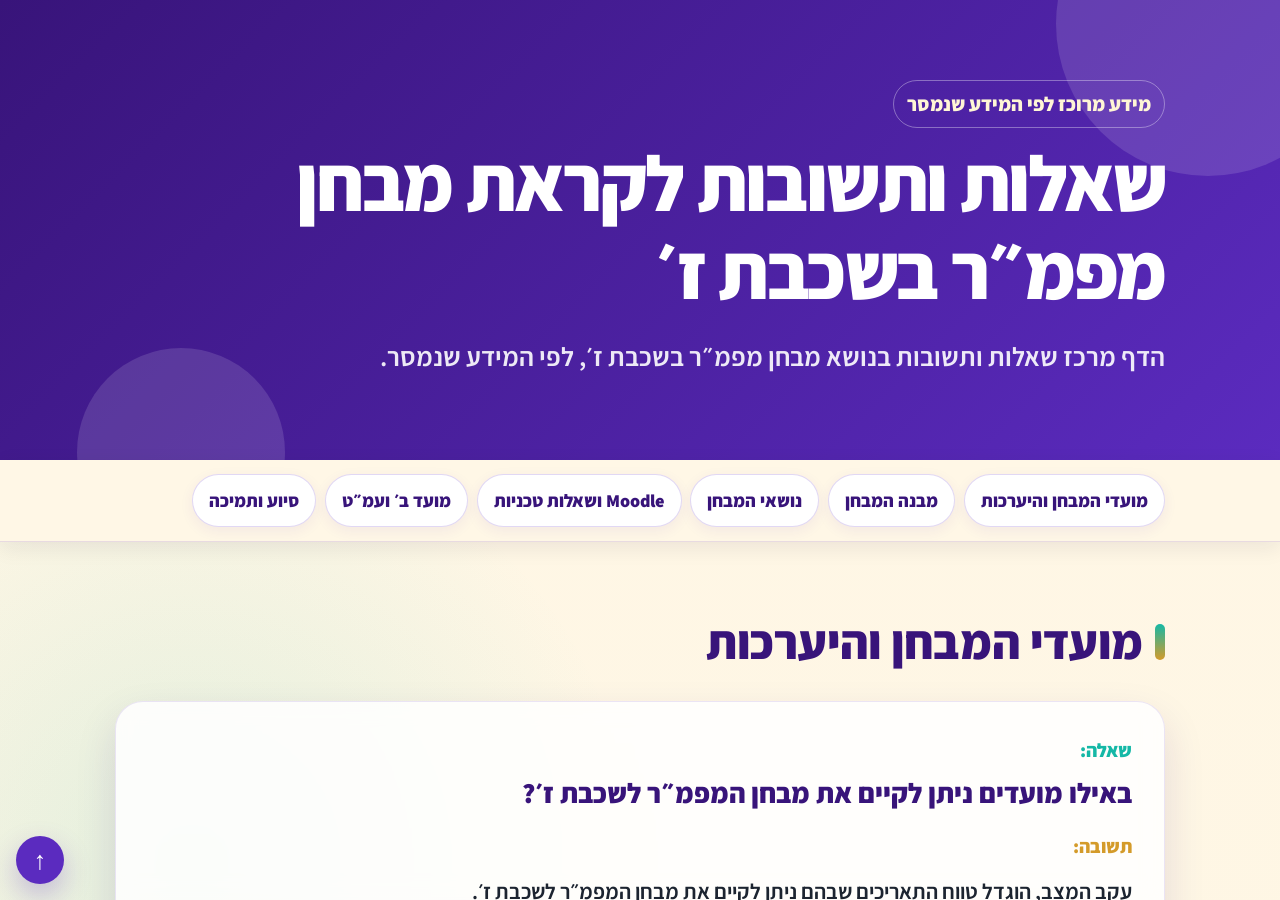
<file: index.html>
<!doctype html>
<html lang="he" dir="rtl">
<head>
<meta charset="utf-8">
<meta name="viewport" content="width=device-width, initial-scale=1">
<meta http-equiv="refresh" content="0; url=./mifmar-z-qa.html">
<title>שאלות ותשובות לקראת מבחן מפמ״ר בשכבת ז׳</title>
<style>
body{margin:0;min-height:100vh;display:grid;place-items:center;direction:rtl;text-align:center;font-family:Assistant,Heebo,Arial,sans-serif;background:#fff7e6;color:#1c2430;padding:2rem}a{color:#5b2bbf;font-weight:900;font-size:1.4rem}h1{color:#5b2bbf;font-size:clamp(2rem,7vw,4rem)}
</style>
</head>
<body>
<main>
<h1>שאלות ותשובות לקראת מבחן מפמ״ר בשכבת ז׳</h1>
<p><a href="./mifmar-z-qa.html">לחצו לפתיחת הדף</a></p>
</main>
</body>
</html>
</file>
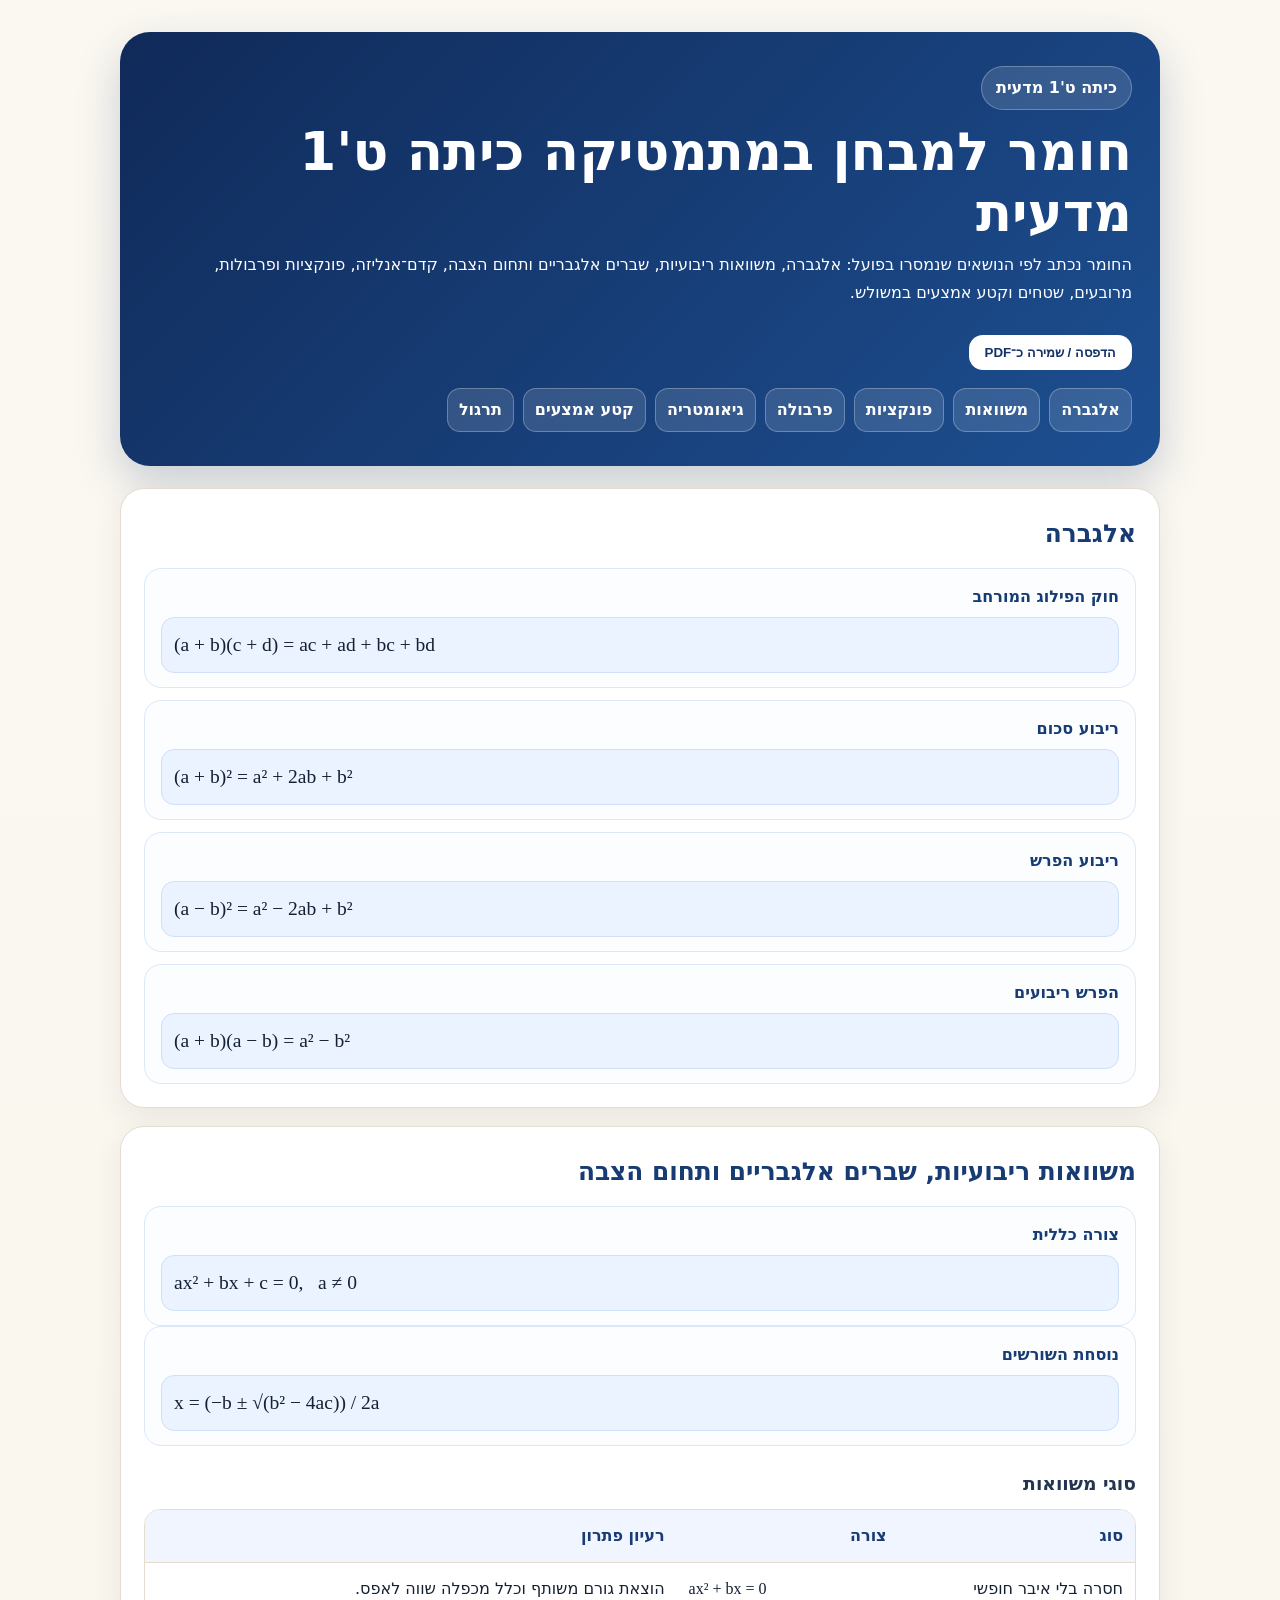
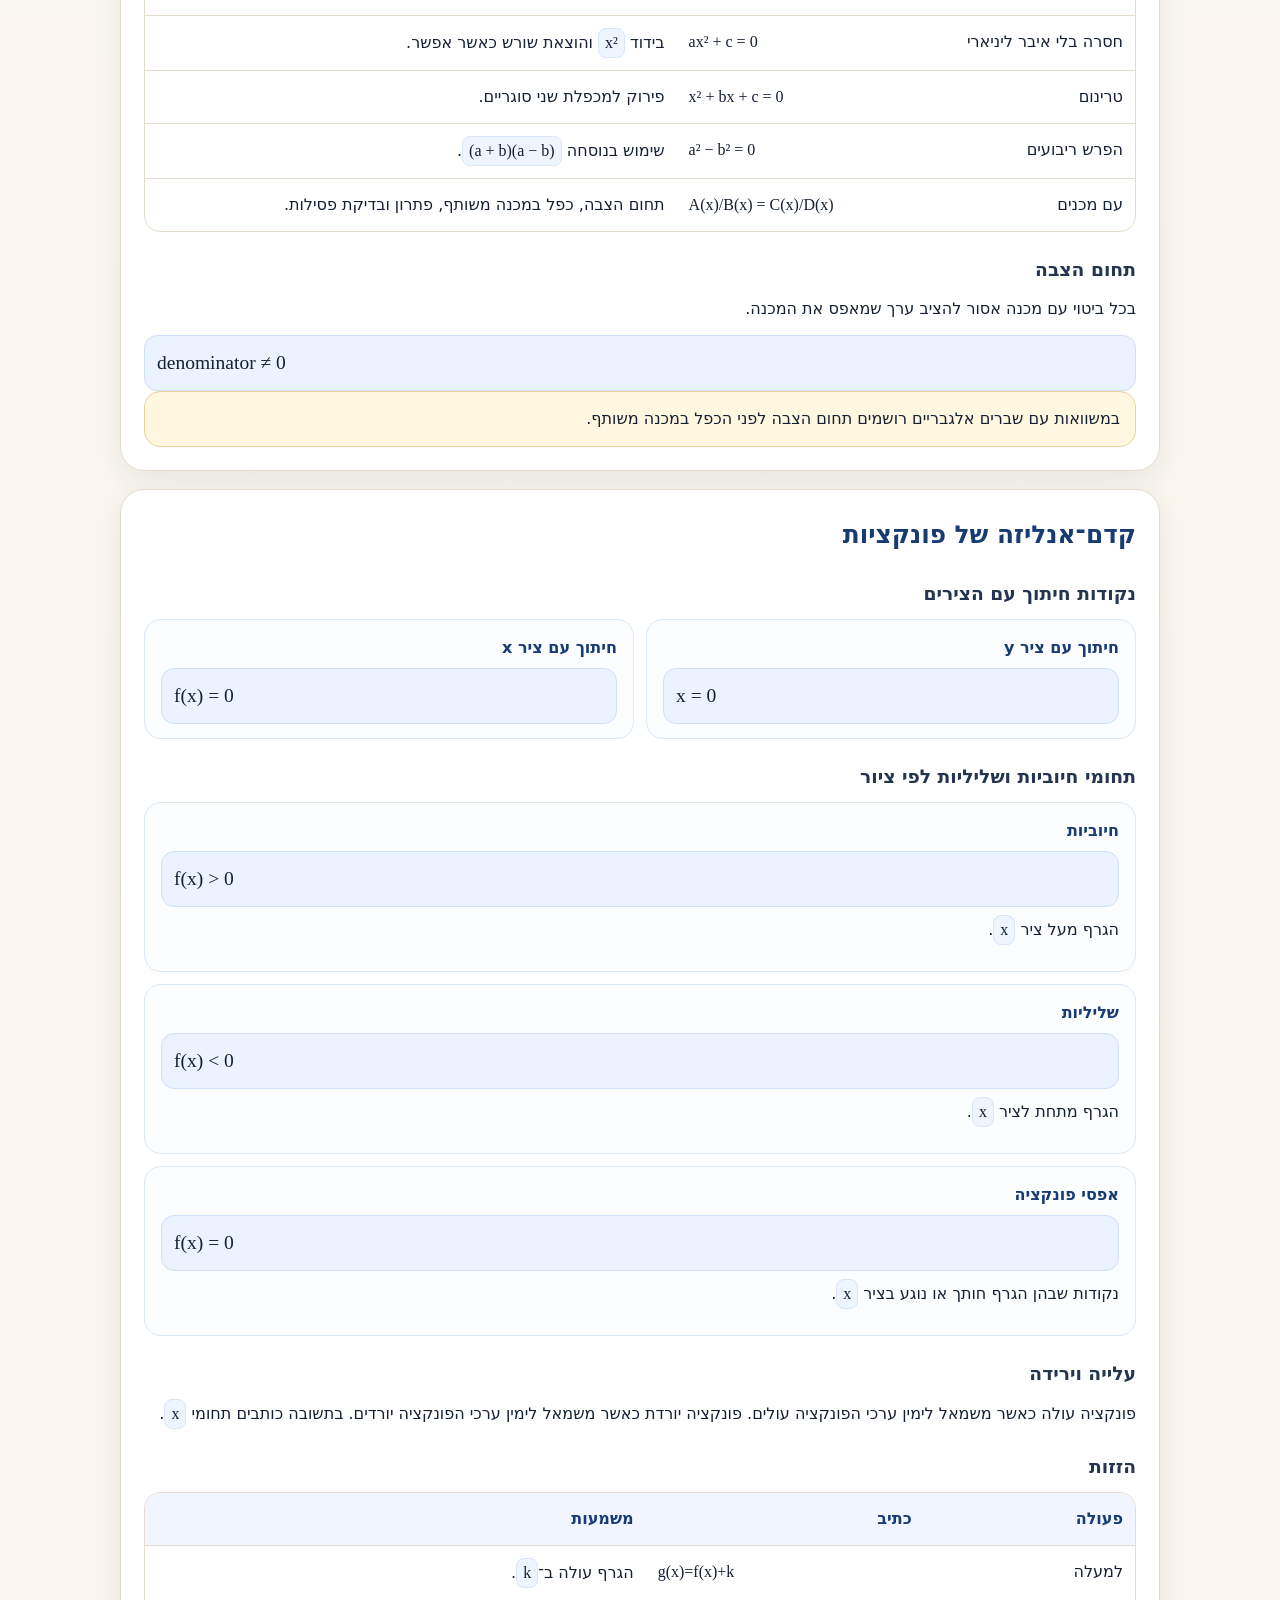
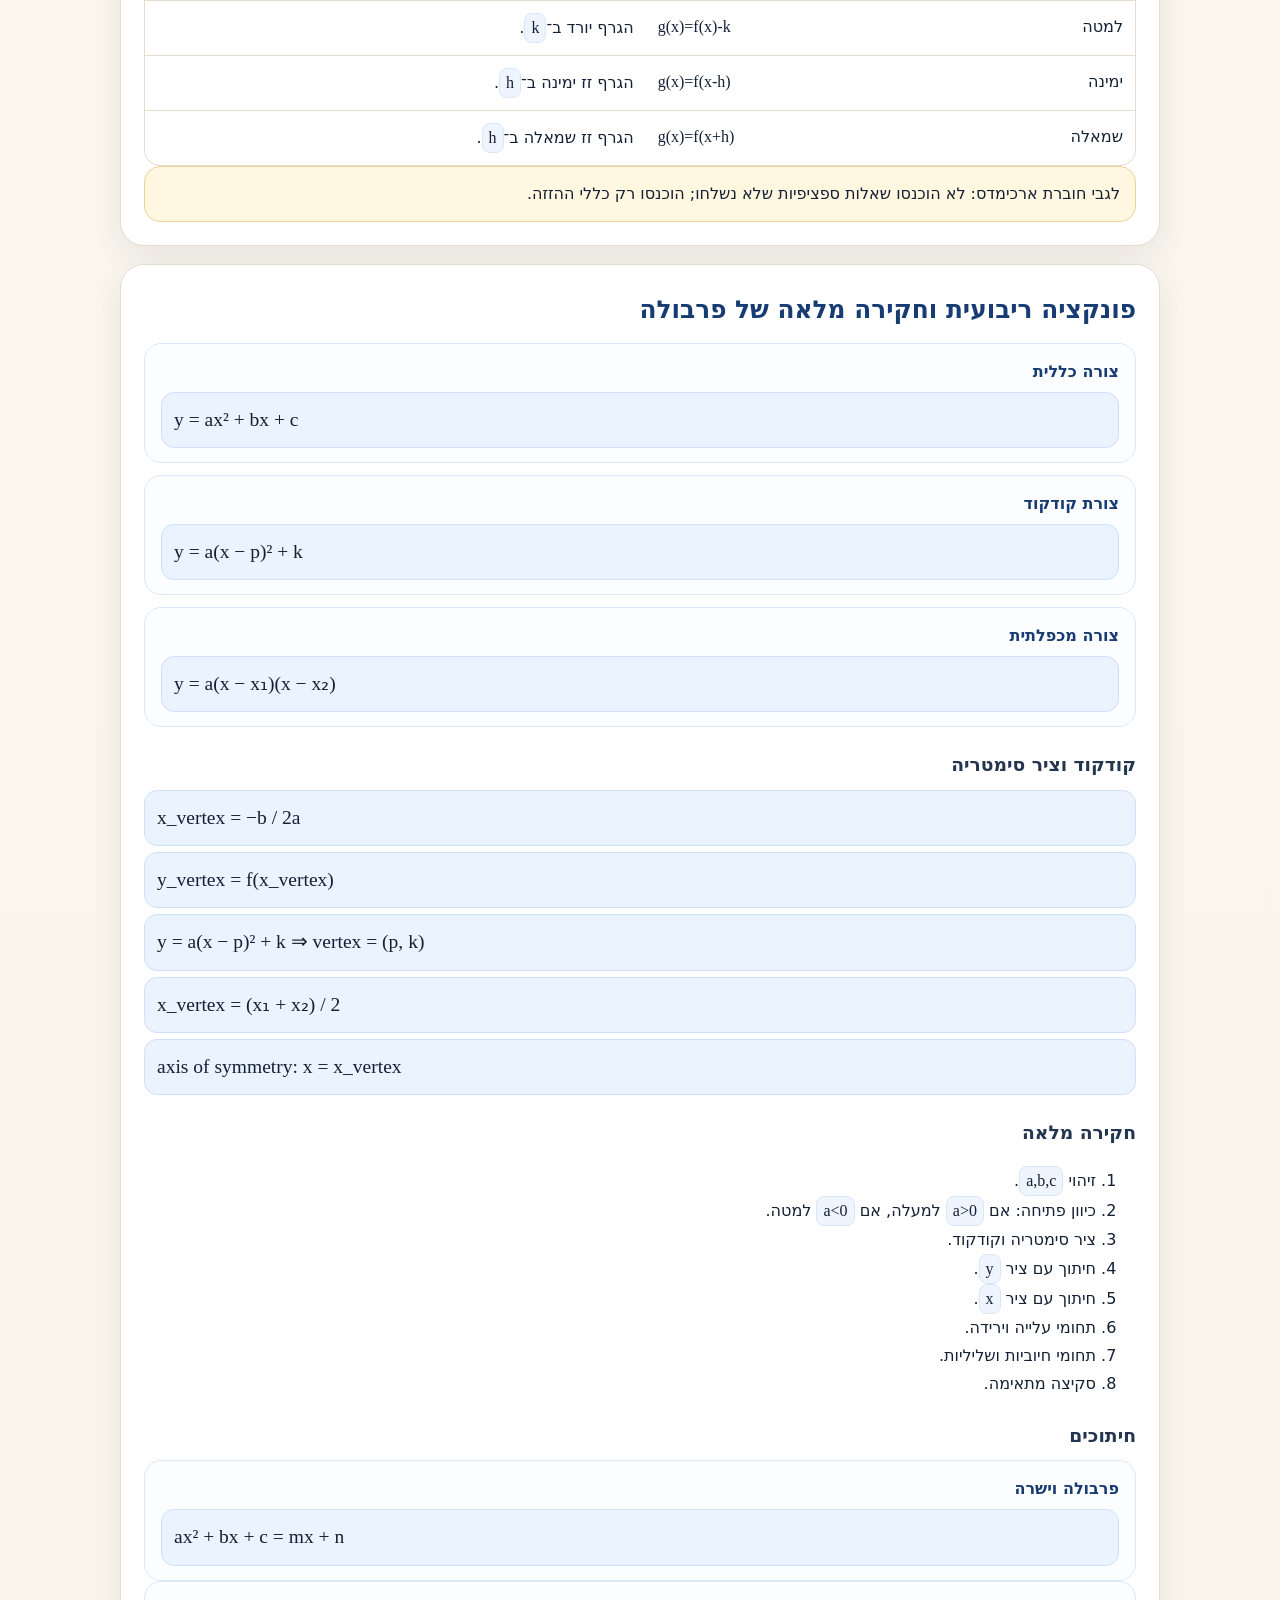
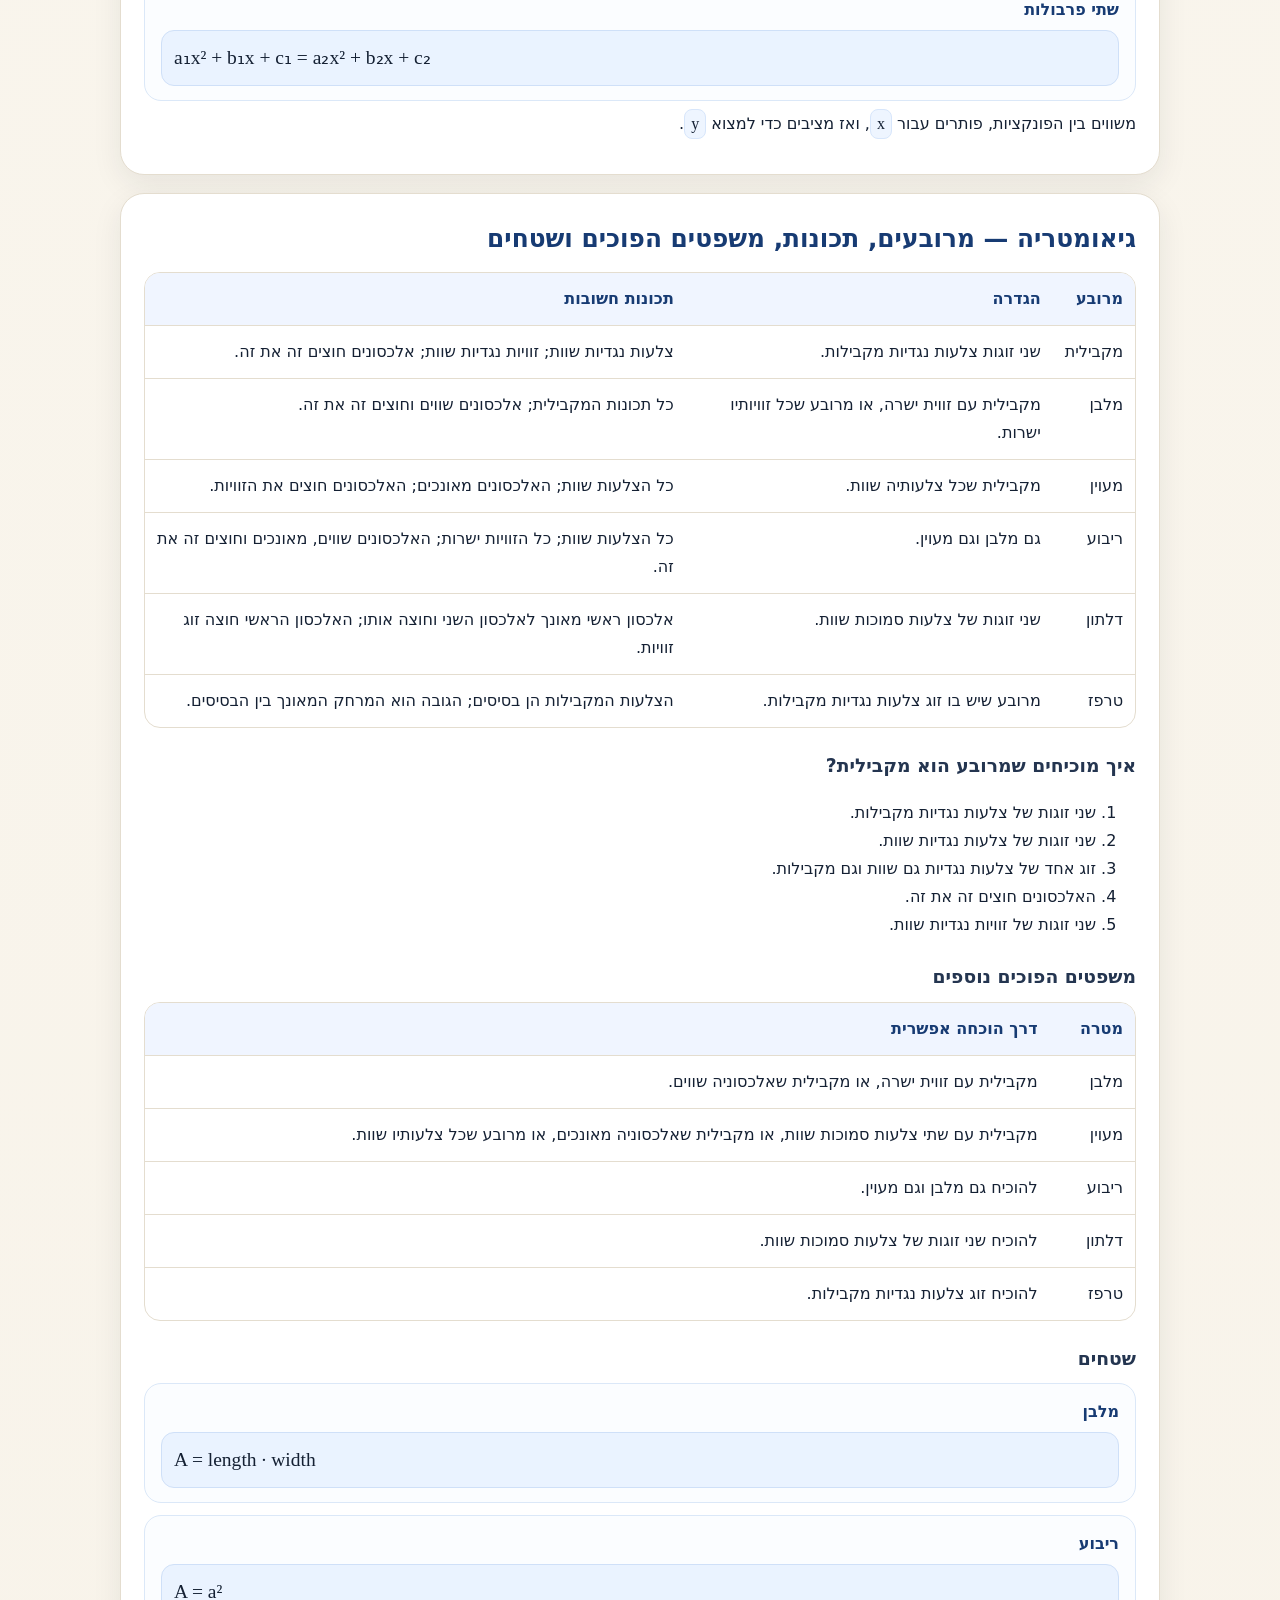
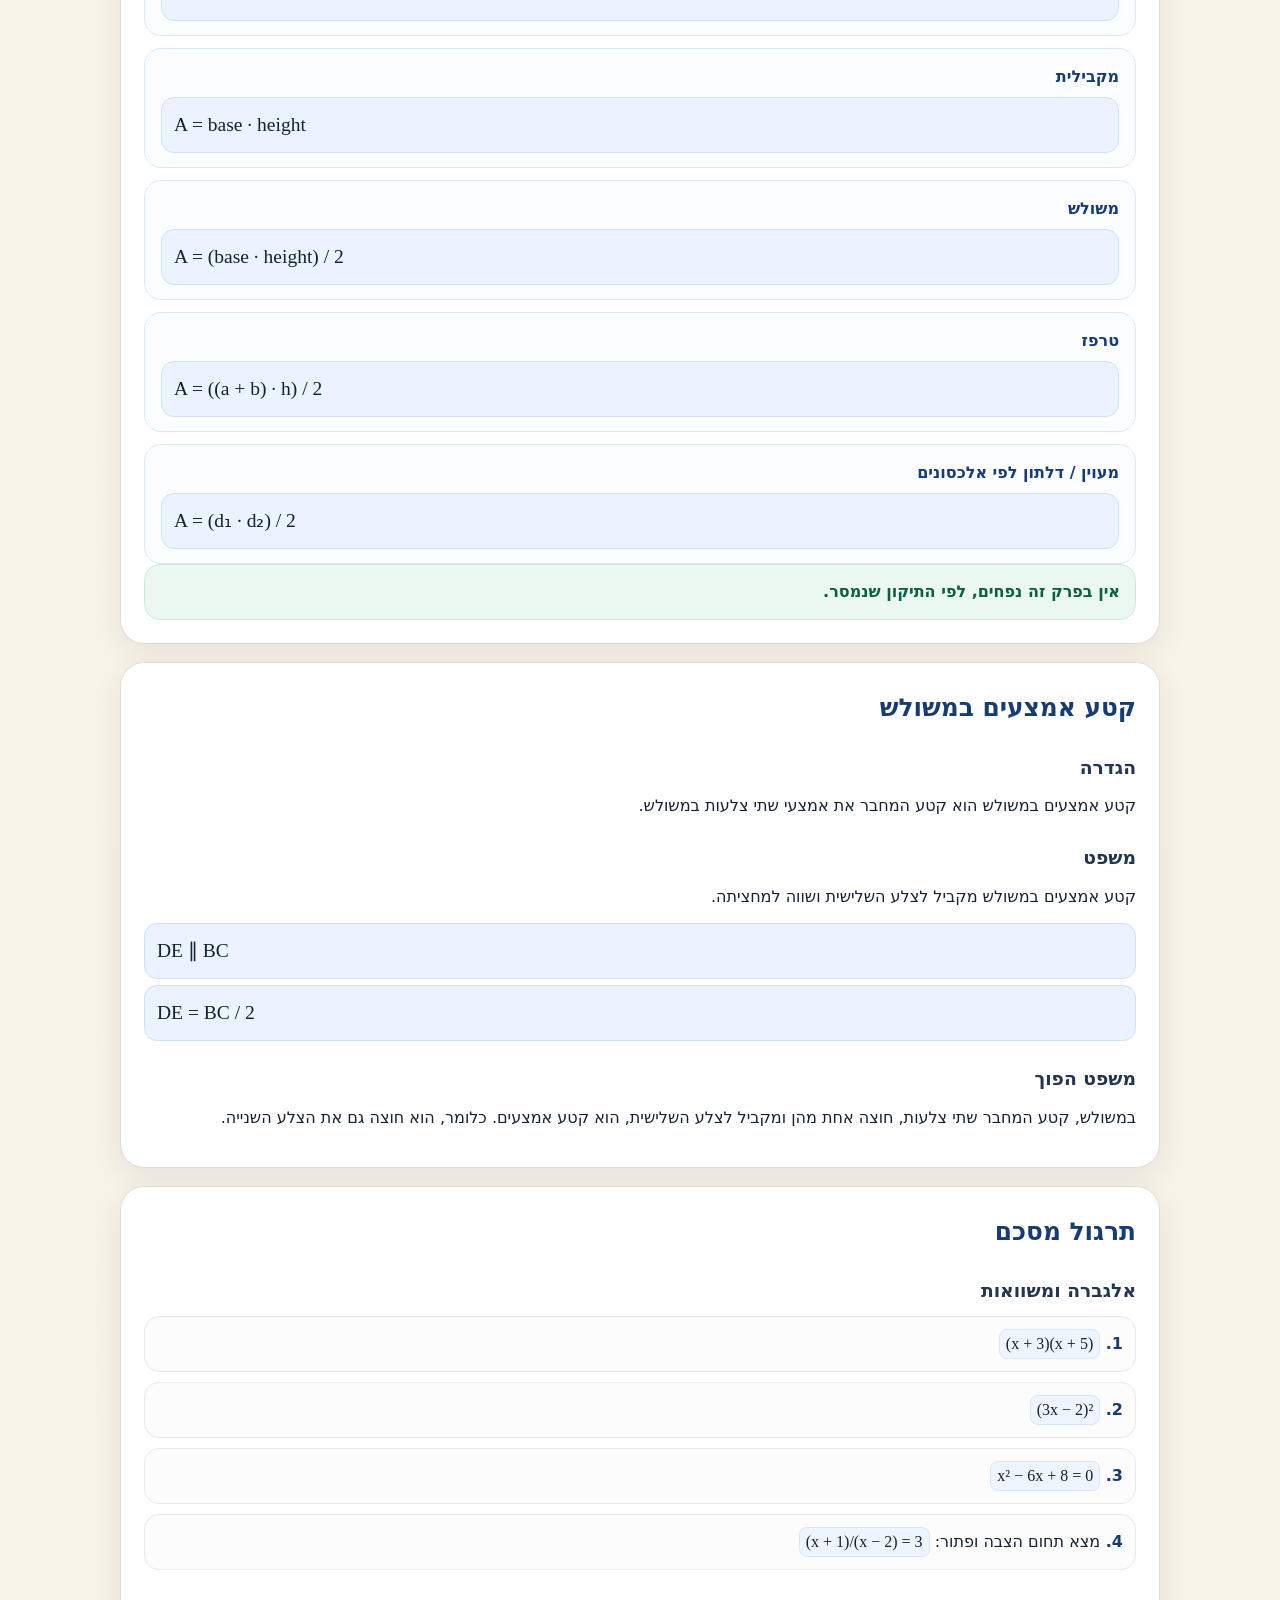
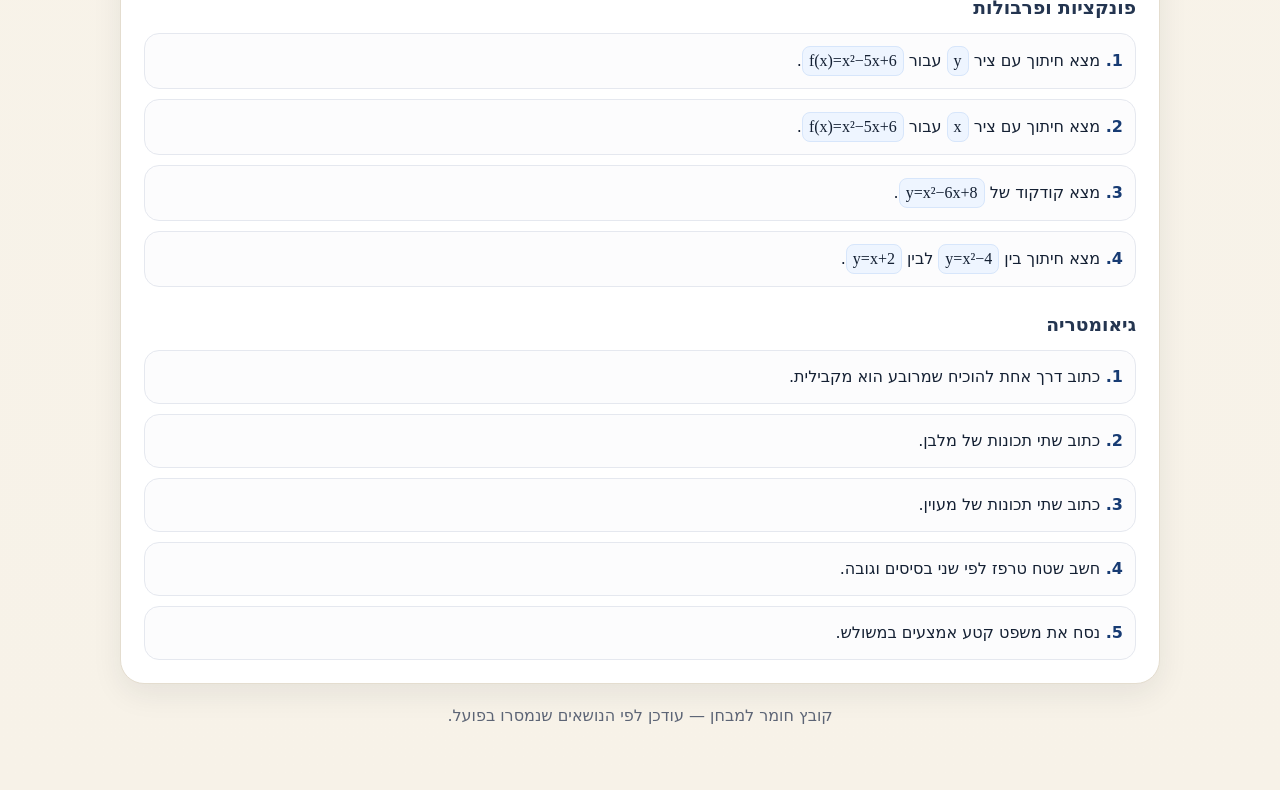
<file: homer-mivchan-tet1-madait/index.html>
<!doctype html>
<html lang="he" dir="rtl">
<head>
<meta charset="utf-8">
<meta name="viewport" content="width=device-width,initial-scale=1">
<title>חומר למבחן במתמטיקה כיתה ט'1 מדעית</title>
<style>
:root{--bg:#f7f2e8;--card:#fff;--ink:#142033;--blue:#173b73;--blue2:#245ea8;--soft:#eaf3ff;--line:#e4ddcf;--note:#fff7df;--ok:#eaf8f1}*{box-sizing:border-box}body{margin:0;background:linear-gradient(180deg,#fbf8f1,#f7f2e8);color:var(--ink);font-family:system-ui,-apple-system,'Segoe UI',Arial,sans-serif;line-height:1.75}.wrap{width:min(1040px,calc(100% - 28px));margin:auto;padding:32px 0 60px}header{background:linear-gradient(135deg,#102a59,#1d4f91);color:#fff;border-radius:30px;padding:34px 28px;box-shadow:0 18px 44px #173b7338}.tag{display:inline-block;background:#ffffff22;border:1px solid #ffffff44;border-radius:999px;padding:7px 14px;font-weight:800;margin-bottom:12px}h1{font-size:clamp(2rem,5vw,3.3rem);line-height:1.15;margin:0}h2{color:var(--blue);margin:0 0 12px;font-size:1.55rem}h3{margin:22px 0 8px;color:#243550}p{margin:8px 0 12px}nav{display:flex;flex-wrap:wrap;gap:9px;margin-top:18px}nav a{color:#fff;text-decoration:none;border:1px solid #ffffff45;background:#ffffff20;border-radius:13px;padding:7px 11px;font-weight:800}.print{margin-top:16px;border:0;border-radius:14px;background:#fff;color:#143368;font-weight:900;padding:10px 16px;cursor:pointer}main{display:grid;gap:18px;margin-top:22px}section{background:var(--card);border:1px solid var(--line);border-radius:24px;padding:23px;box-shadow:0 10px 30px #17203314}.grid{display:grid;gap:12px}.two{display:grid;grid-template-columns:repeat(2,minmax(0,1fr));gap:12px}@media(max-width:760px){.two{grid-template-columns:1fr}}.box{background:#fbfdff;border:1px solid #dbe8f8;border-radius:17px;padding:14px 16px}.box b{color:var(--blue)}.math,.im{direction:ltr;unicode-bidi:isolate;font-family:'Cambria Math','Times New Roman',serif}.math{display:block;text-align:left;overflow:auto;white-space:nowrap;background:var(--soft);border:1px solid #cfe0f8;border-radius:13px;padding:10px 12px;font-size:1.22rem;margin-top:6px}.im{display:inline-block;background:#eef5ff;border:1px solid #d7e6fb;border-radius:8px;padding:0 6px}.note{background:var(--note);border:1px solid #edd39b;border-radius:16px;padding:13px 15px}.truth{background:var(--ok);border:1px solid #c8eadb;color:#0b5f43;border-radius:16px;padding:13px 15px;font-weight:800}.tbl{overflow:auto;border:1px solid var(--line);border-radius:16px}table{width:100%;border-collapse:collapse;min-width:720px}th,td{border-bottom:1px solid var(--line);padding:12px;vertical-align:top}th{background:#f0f5ff;color:var(--blue);text-align:right}tr:last-child td{border-bottom:0}.ltr{direction:ltr;unicode-bidi:isolate;text-align:left;font-family:'Cambria Math','Times New Roman',serif;white-space:nowrap}.practice{counter-reset:q;display:grid;gap:10px}.q{counter-increment:q;background:#fcfcfd;border:1px solid #e5e8ef;border-radius:15px;padding:12px}.q:before{content:counter(q) '. ';font-weight:900;color:var(--blue)}footer{text-align:center;color:#5c6475;margin-top:18px}@media print{@page{size:A4;margin:12mm}body{background:#fff}.wrap{width:100%;padding:0}nav,.print{display:none}header,section{box-shadow:none;break-inside:avoid}}
</style>
</head>
<body>
<div class="wrap">
<header>
<div class="tag">כיתה ט'1 מדעית</div>
<h1>חומר למבחן במתמטיקה כיתה ט'1 מדעית</h1>
<p>החומר נכתב לפי הנושאים שנמסרו בפועל: אלגברה, משוואות ריבועיות, שברים אלגבריים ותחום הצבה, קדם־אנליזה, פונקציות ופרבולות, מרובעים, שטחים וקטע אמצעים במשולש.</p>
<button class="print" onclick="window.print()">הדפסה / שמירה כ־PDF</button>
<nav><a href="#alg">אלגברה</a><a href="#quad">משוואות</a><a href="#func">פונקציות</a><a href="#parabola">פרבולה</a><a href="#geo">גיאומטריה</a><a href="#mid">קטע אמצעים</a><a href="#practice">תרגול</a></nav>
</header>
<main>
<section id="alg"><h2>אלגברה</h2><div class="grid"><div class="box"><b>חוק הפילוג המורחב</b><span class="math">(a + b)(c + d) = ac + ad + bc + bd</span></div><div class="box"><b>ריבוע סכום</b><span class="math">(a + b)² = a² + 2ab + b²</span></div><div class="box"><b>ריבוע הפרש</b><span class="math">(a − b)² = a² − 2ab + b²</span></div><div class="box"><b>הפרש ריבועים</b><span class="math">(a + b)(a − b) = a² − b²</span></div></div></section>
<section id="quad"><h2>משוואות ריבועיות, שברים אלגבריים ותחום הצבה</h2><div class="box"><b>צורה כללית</b><span class="math">ax² + bx + c = 0, &nbsp; a ≠ 0</span></div><div class="box"><b>נוסחת השורשים</b><span class="math">x = (−b ± √(b² − 4ac)) / 2a</span></div><h3>סוגי משוואות</h3><div class="tbl"><table><tr><th>סוג</th><th>צורה</th><th>רעיון פתרון</th></tr><tr><td>חסרה בלי איבר חופשי</td><td class="ltr">ax² + bx = 0</td><td>הוצאת גורם משותף וכלל מכפלה שווה לאפס.</td></tr><tr><td>חסרה בלי איבר ליניארי</td><td class="ltr">ax² + c = 0</td><td>בידוד <span class="im">x²</span> והוצאת שורש כאשר אפשר.</td></tr><tr><td>טרינום</td><td class="ltr">x² + bx + c = 0</td><td>פירוק למכפלת שני סוגריים.</td></tr><tr><td>הפרש ריבועים</td><td class="ltr">a² − b² = 0</td><td>שימוש בנוסחה <span class="im">(a + b)(a − b)</span>.</td></tr><tr><td>עם מכנים</td><td class="ltr">A(x)/B(x) = C(x)/D(x)</td><td>תחום הצבה, כפל במכנה משותף, פתרון ובדיקת פסילות.</td></tr></table></div><h3>תחום הצבה</h3><p>בכל ביטוי עם מכנה אסור להציב ערך שמאפס את המכנה.</p><span class="math">denominator ≠ 0</span><div class="note">במשוואות עם שברים אלגבריים רושמים תחום הצבה לפני הכפל במכנה משותף.</div></section>
<section id="func"><h2>קדם־אנליזה של פונקציות</h2><h3>נקודות חיתוך עם הצירים</h3><div class="two"><div class="box"><b>חיתוך עם ציר y</b><span class="math">x = 0</span></div><div class="box"><b>חיתוך עם ציר x</b><span class="math">f(x) = 0</span></div></div><h3>תחומי חיוביות ושליליות לפי ציור</h3><div class="grid"><div class="box"><b>חיוביות</b><span class="math">f(x) > 0</span><p>הגרף מעל ציר <span class="im">x</span>.</p></div><div class="box"><b>שליליות</b><span class="math">f(x) < 0</span><p>הגרף מתחת לציר <span class="im">x</span>.</p></div><div class="box"><b>אפסי פונקציה</b><span class="math">f(x) = 0</span><p>נקודות שבהן הגרף חותך או נוגע בציר <span class="im">x</span>.</p></div></div><h3>עלייה וירידה</h3><p>פונקציה עולה כאשר משמאל לימין ערכי הפונקציה עולים. פונקציה יורדת כאשר משמאל לימין ערכי הפונקציה יורדים. בתשובה כותבים תחומי <span class="im">x</span>.</p><h3>הזזות</h3><div class="tbl"><table><tr><th>פעולה</th><th>כתיב</th><th>משמעות</th></tr><tr><td>למעלה</td><td class="ltr">g(x)=f(x)+k</td><td>הגרף עולה ב־<span class="im">k</span>.</td></tr><tr><td>למטה</td><td class="ltr">g(x)=f(x)-k</td><td>הגרף יורד ב־<span class="im">k</span>.</td></tr><tr><td>ימינה</td><td class="ltr">g(x)=f(x-h)</td><td>הגרף זז ימינה ב־<span class="im">h</span>.</td></tr><tr><td>שמאלה</td><td class="ltr">g(x)=f(x+h)</td><td>הגרף זז שמאלה ב־<span class="im">h</span>.</td></tr></table></div><div class="note">לגבי חוברת ארכימדס: לא הוכנסו שאלות ספציפיות שלא נשלחו; הוכנסו רק כללי ההזזה.</div></section>
<section id="parabola"><h2>פונקציה ריבועית וחקירה מלאה של פרבולה</h2><div class="grid"><div class="box"><b>צורה כללית</b><span class="math">y = ax² + bx + c</span></div><div class="box"><b>צורת קודקוד</b><span class="math">y = a(x − p)² + k</span></div><div class="box"><b>צורה מכפלתית</b><span class="math">y = a(x − x₁)(x − x₂)</span></div></div><h3>קודקוד וציר סימטריה</h3><span class="math">x_vertex = −b / 2a</span><span class="math">y_vertex = f(x_vertex)</span><span class="math">y = a(x − p)² + k  ⇒  vertex = (p, k)</span><span class="math">x_vertex = (x₁ + x₂) / 2</span><span class="math">axis of symmetry: x = x_vertex</span><h3>חקירה מלאה</h3><ol><li>זיהוי <span class="im">a,b,c</span>.</li><li>כיוון פתיחה: אם <span class="im">a>0</span> למעלה, אם <span class="im">a<0</span> למטה.</li><li>ציר סימטריה וקודקוד.</li><li>חיתוך עם ציר <span class="im">y</span>.</li><li>חיתוך עם ציר <span class="im">x</span>.</li><li>תחומי עלייה וירידה.</li><li>תחומי חיוביות ושליליות.</li><li>סקיצה מתאימה.</li></ol><h3>חיתוכים</h3><div class="box"><b>פרבולה וישרה</b><span class="math">ax² + bx + c = mx + n</span></div><div class="box"><b>שתי פרבולות</b><span class="math">a₁x² + b₁x + c₁ = a₂x² + b₂x + c₂</span></div><p>משווים בין הפונקציות, פותרים עבור <span class="im">x</span>, ואז מציבים כדי למצוא <span class="im">y</span>.</p></section>
<section id="geo"><h2>גיאומטריה — מרובעים, תכונות, משפטים הפוכים ושטחים</h2><div class="tbl"><table><tr><th>מרובע</th><th>הגדרה</th><th>תכונות חשובות</th></tr><tr><td>מקבילית</td><td>שני זוגות צלעות נגדיות מקבילות.</td><td>צלעות נגדיות שוות; זוויות נגדיות שוות; אלכסונים חוצים זה את זה.</td></tr><tr><td>מלבן</td><td>מקבילית עם זווית ישרה, או מרובע שכל זוויותיו ישרות.</td><td>כל תכונות המקבילית; אלכסונים שווים וחוצים זה את זה.</td></tr><tr><td>מעוין</td><td>מקבילית שכל צלעותיה שוות.</td><td>כל הצלעות שוות; האלכסונים מאונכים; האלכסונים חוצים את הזוויות.</td></tr><tr><td>ריבוע</td><td>גם מלבן וגם מעוין.</td><td>כל הצלעות שוות; כל הזוויות ישרות; האלכסונים שווים, מאונכים וחוצים זה את זה.</td></tr><tr><td>דלתון</td><td>שני זוגות של צלעות סמוכות שוות.</td><td>אלכסון ראשי מאונך לאלכסון השני וחוצה אותו; האלכסון הראשי חוצה זוג זוויות.</td></tr><tr><td>טרפז</td><td>מרובע שיש בו זוג צלעות נגדיות מקבילות.</td><td>הצלעות המקבילות הן בסיסים; הגובה הוא המרחק המאונך בין הבסיסים.</td></tr></table></div><h3>איך מוכיחים שמרובע הוא מקבילית?</h3><ol><li>שני זוגות של צלעות נגדיות מקבילות.</li><li>שני זוגות של צלעות נגדיות שוות.</li><li>זוג אחד של צלעות נגדיות גם שוות וגם מקבילות.</li><li>האלכסונים חוצים זה את זה.</li><li>שני זוגות של זוויות נגדיות שוות.</li></ol><h3>משפטים הפוכים נוספים</h3><div class="tbl"><table><tr><th>מטרה</th><th>דרך הוכחה אפשרית</th></tr><tr><td>מלבן</td><td>מקבילית עם זווית ישרה, או מקבילית שאלכסוניה שווים.</td></tr><tr><td>מעוין</td><td>מקבילית עם שתי צלעות סמוכות שוות, או מקבילית שאלכסוניה מאונכים, או מרובע שכל צלעותיו שוות.</td></tr><tr><td>ריבוע</td><td>להוכיח גם מלבן וגם מעוין.</td></tr><tr><td>דלתון</td><td>להוכיח שני זוגות של צלעות סמוכות שוות.</td></tr><tr><td>טרפז</td><td>להוכיח זוג צלעות נגדיות מקבילות.</td></tr></table></div><h3>שטחים</h3><div class="grid"><div class="box"><b>מלבן</b><span class="math">A = length · width</span></div><div class="box"><b>ריבוע</b><span class="math">A = a²</span></div><div class="box"><b>מקבילית</b><span class="math">A = base · height</span></div><div class="box"><b>משולש</b><span class="math">A = (base · height) / 2</span></div><div class="box"><b>טרפז</b><span class="math">A = ((a + b) · h) / 2</span></div><div class="box"><b>מעוין / דלתון לפי אלכסונים</b><span class="math">A = (d₁ · d₂) / 2</span></div></div><div class="truth">אין בפרק זה נפחים, לפי התיקון שנמסר.</div></section>
<section id="mid"><h2>קטע אמצעים במשולש</h2><h3>הגדרה</h3><p>קטע אמצעים במשולש הוא קטע המחבר את אמצעי שתי צלעות במשולש.</p><h3>משפט</h3><p>קטע אמצעים במשולש מקביל לצלע השלישית ושווה למחציתה.</p><span class="math">DE ∥ BC</span><span class="math">DE = BC / 2</span><h3>משפט הפוך</h3><p>במשולש, קטע המחבר שתי צלעות, חוצה אחת מהן ומקביל לצלע השלישית, הוא קטע אמצעים. כלומר, הוא חוצה גם את הצלע השנייה.</p></section>
<section id="practice"><h2>תרגול מסכם</h2><h3>אלגברה ומשוואות</h3><div class="practice"><div class="q"><span class="im">(x + 3)(x + 5)</span></div><div class="q"><span class="im">(3x − 2)²</span></div><div class="q"><span class="im">x² − 6x + 8 = 0</span></div><div class="q">מצא תחום הצבה ופתור: <span class="im">(x + 1)/(x − 2) = 3</span></div></div><h3>פונקציות ופרבולות</h3><div class="practice"><div class="q">מצא חיתוך עם ציר <span class="im">y</span> עבור <span class="im">f(x)=x²−5x+6</span>.</div><div class="q">מצא חיתוך עם ציר <span class="im">x</span> עבור <span class="im">f(x)=x²−5x+6</span>.</div><div class="q">מצא קודקוד של <span class="im">y=x²−6x+8</span>.</div><div class="q">מצא חיתוך בין <span class="im">y=x²−4</span> לבין <span class="im">y=x+2</span>.</div></div><h3>גיאומטריה</h3><div class="practice"><div class="q">כתוב דרך אחת להוכיח שמרובע הוא מקבילית.</div><div class="q">כתוב שתי תכונות של מלבן.</div><div class="q">כתוב שתי תכונות של מעוין.</div><div class="q">חשב שטח טרפז לפי שני בסיסים וגובה.</div><div class="q">נסח את משפט קטע אמצעים במשולש.</div></div></section>
</main>
<footer>קובץ חומר למבחן — עודכן לפי הנושאים שנמסרו בפועל.</footer>
</div>
</body>
</html>
</file>
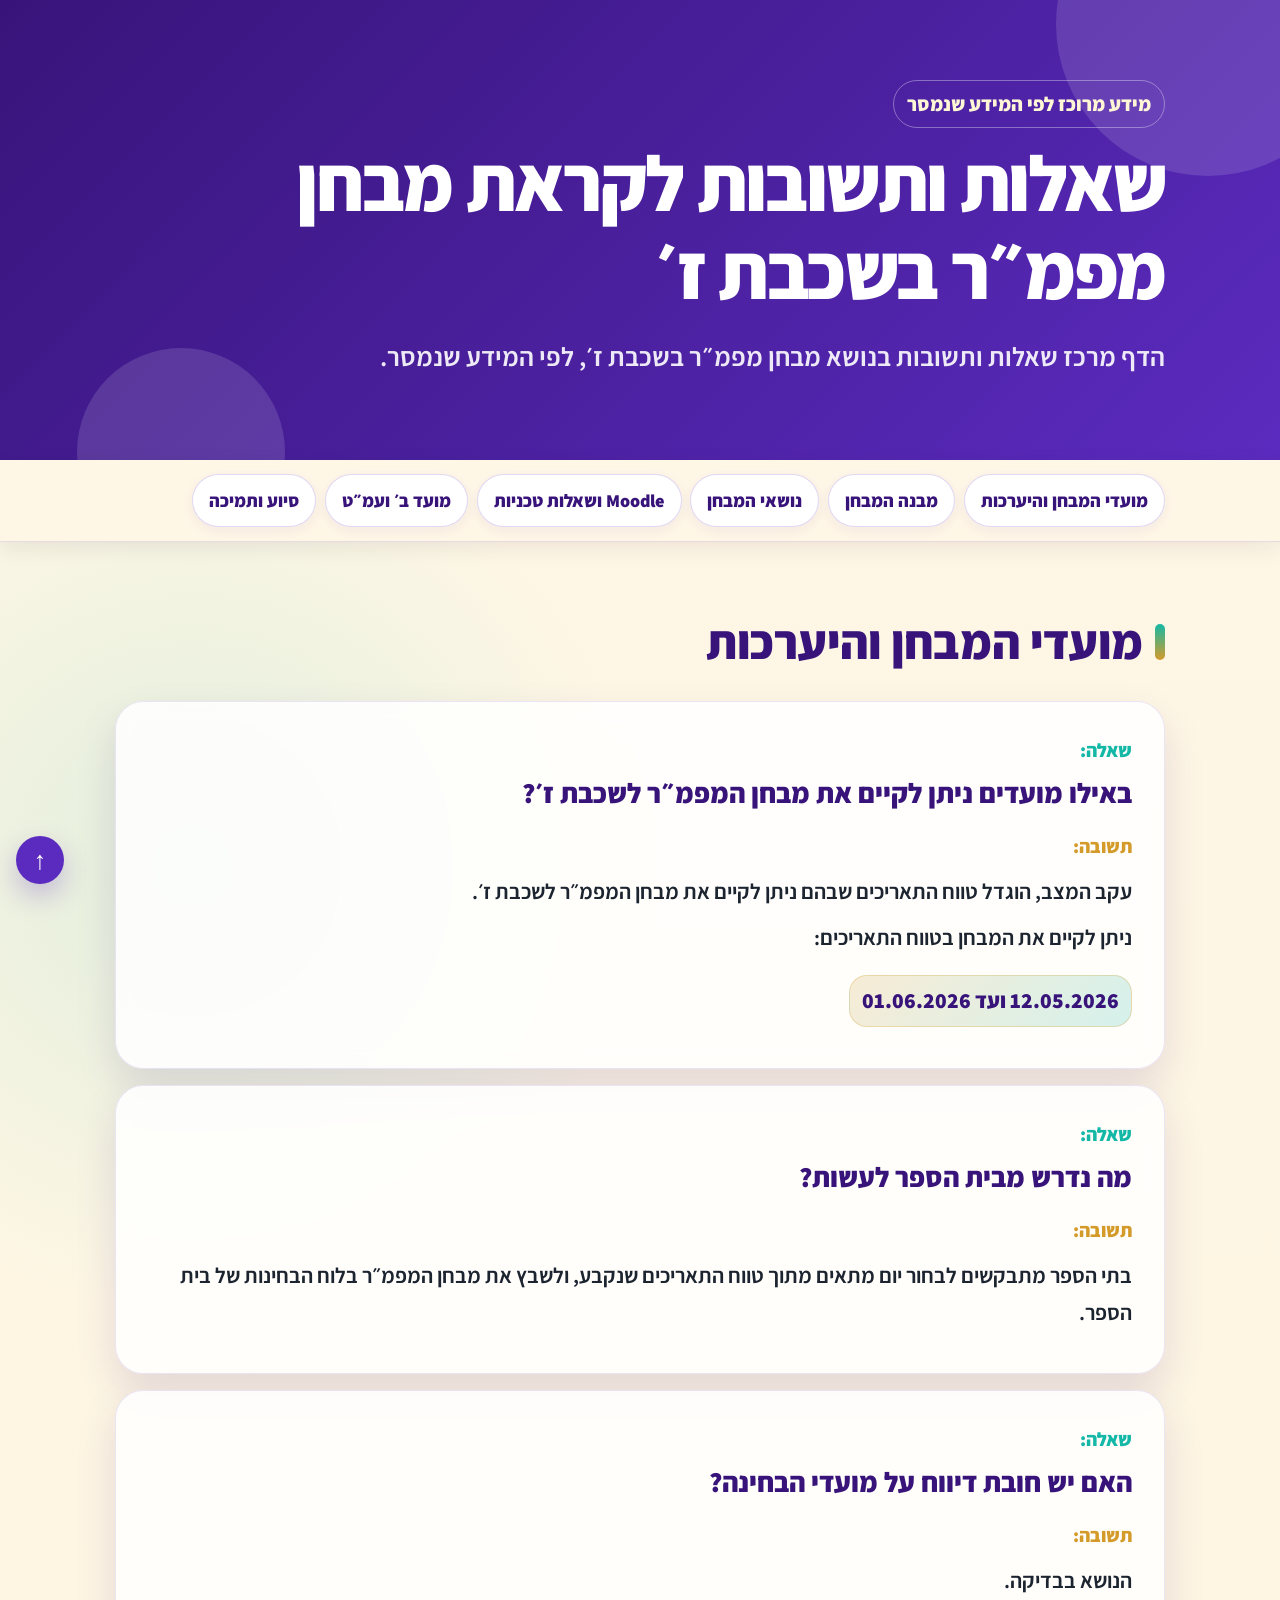
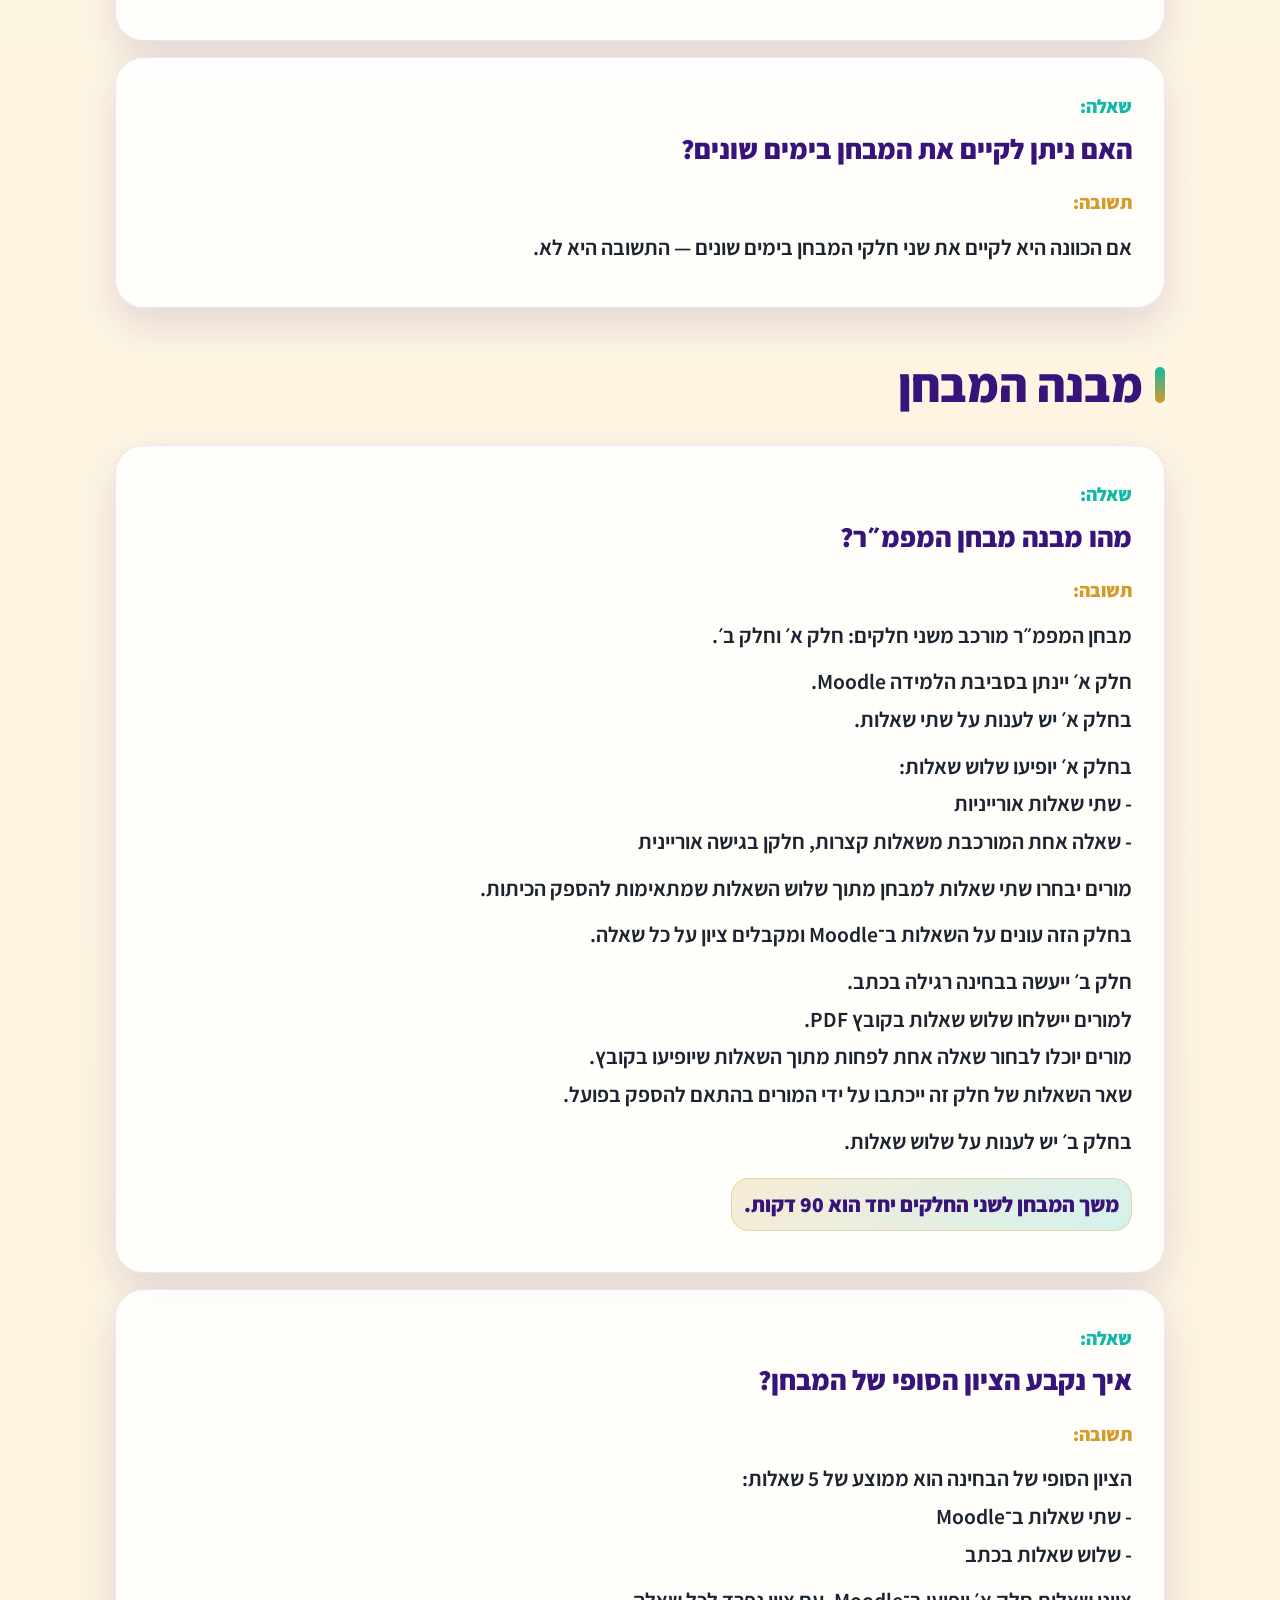
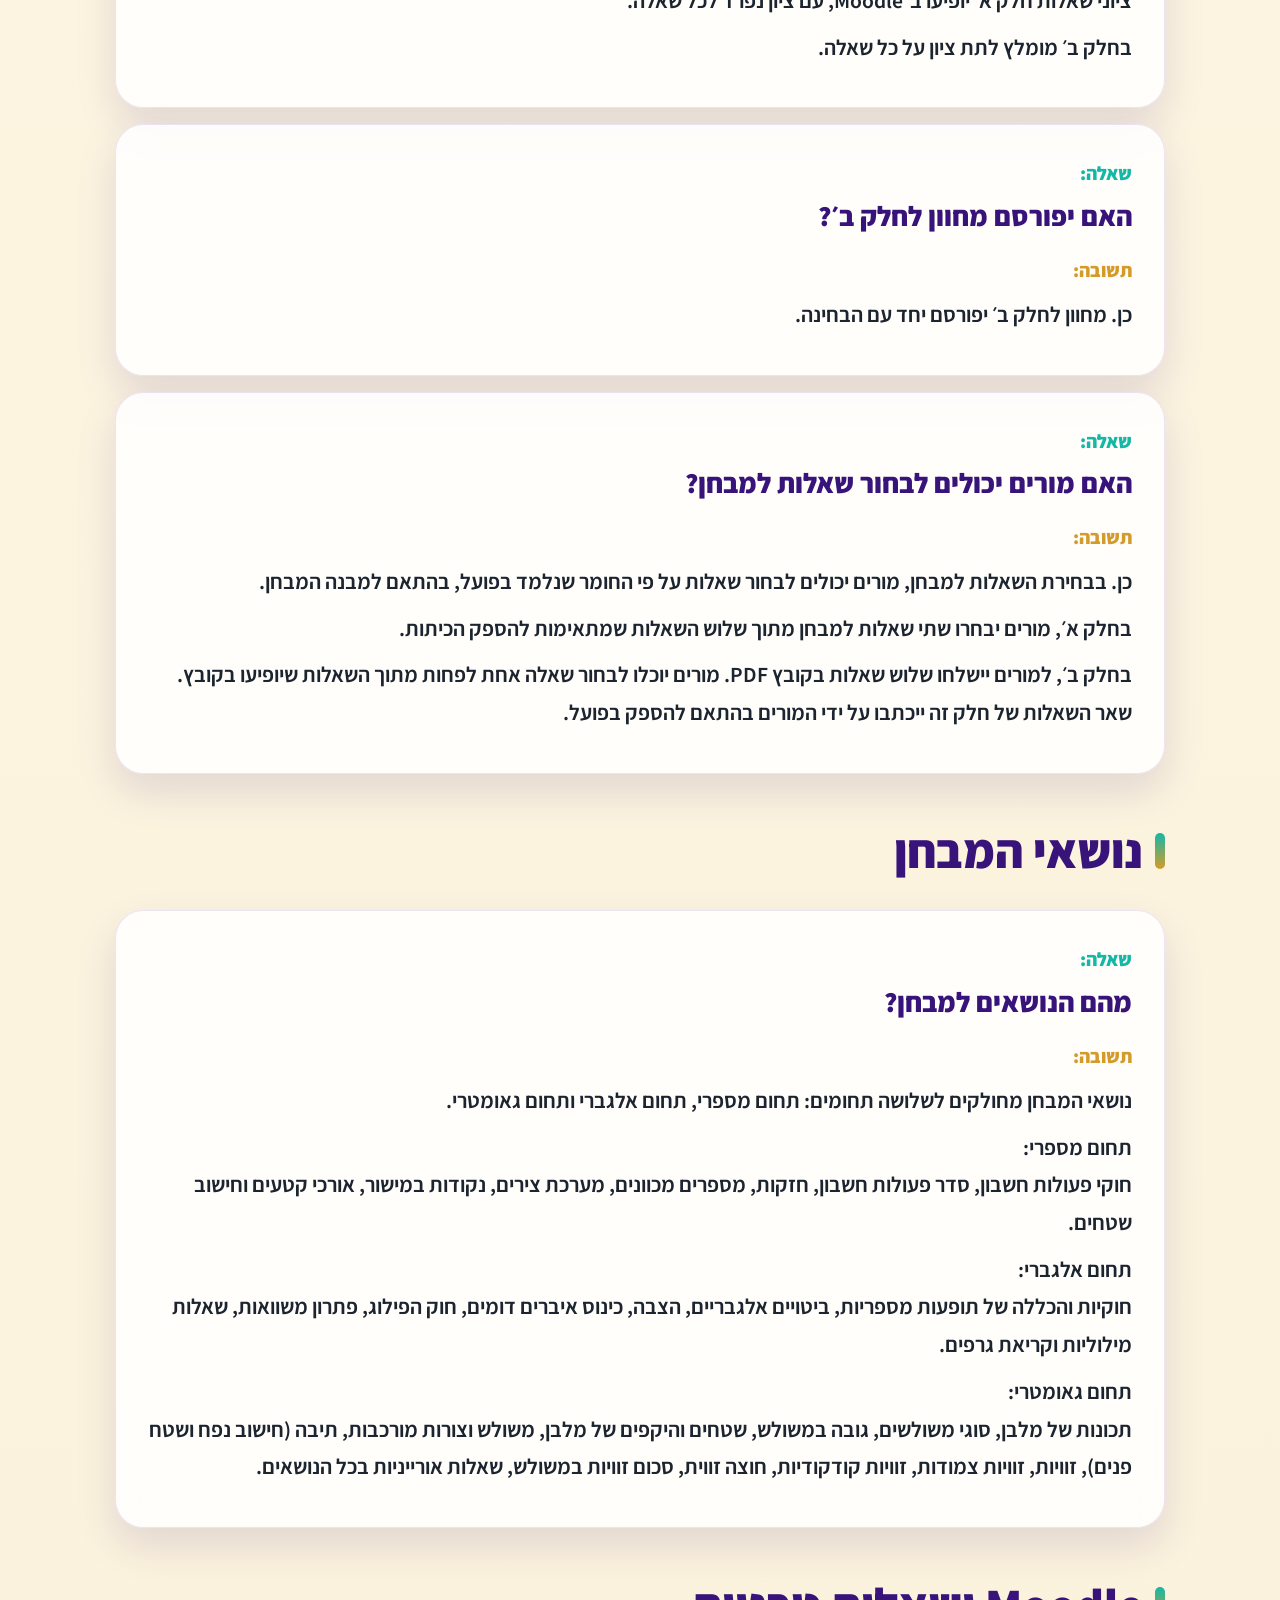
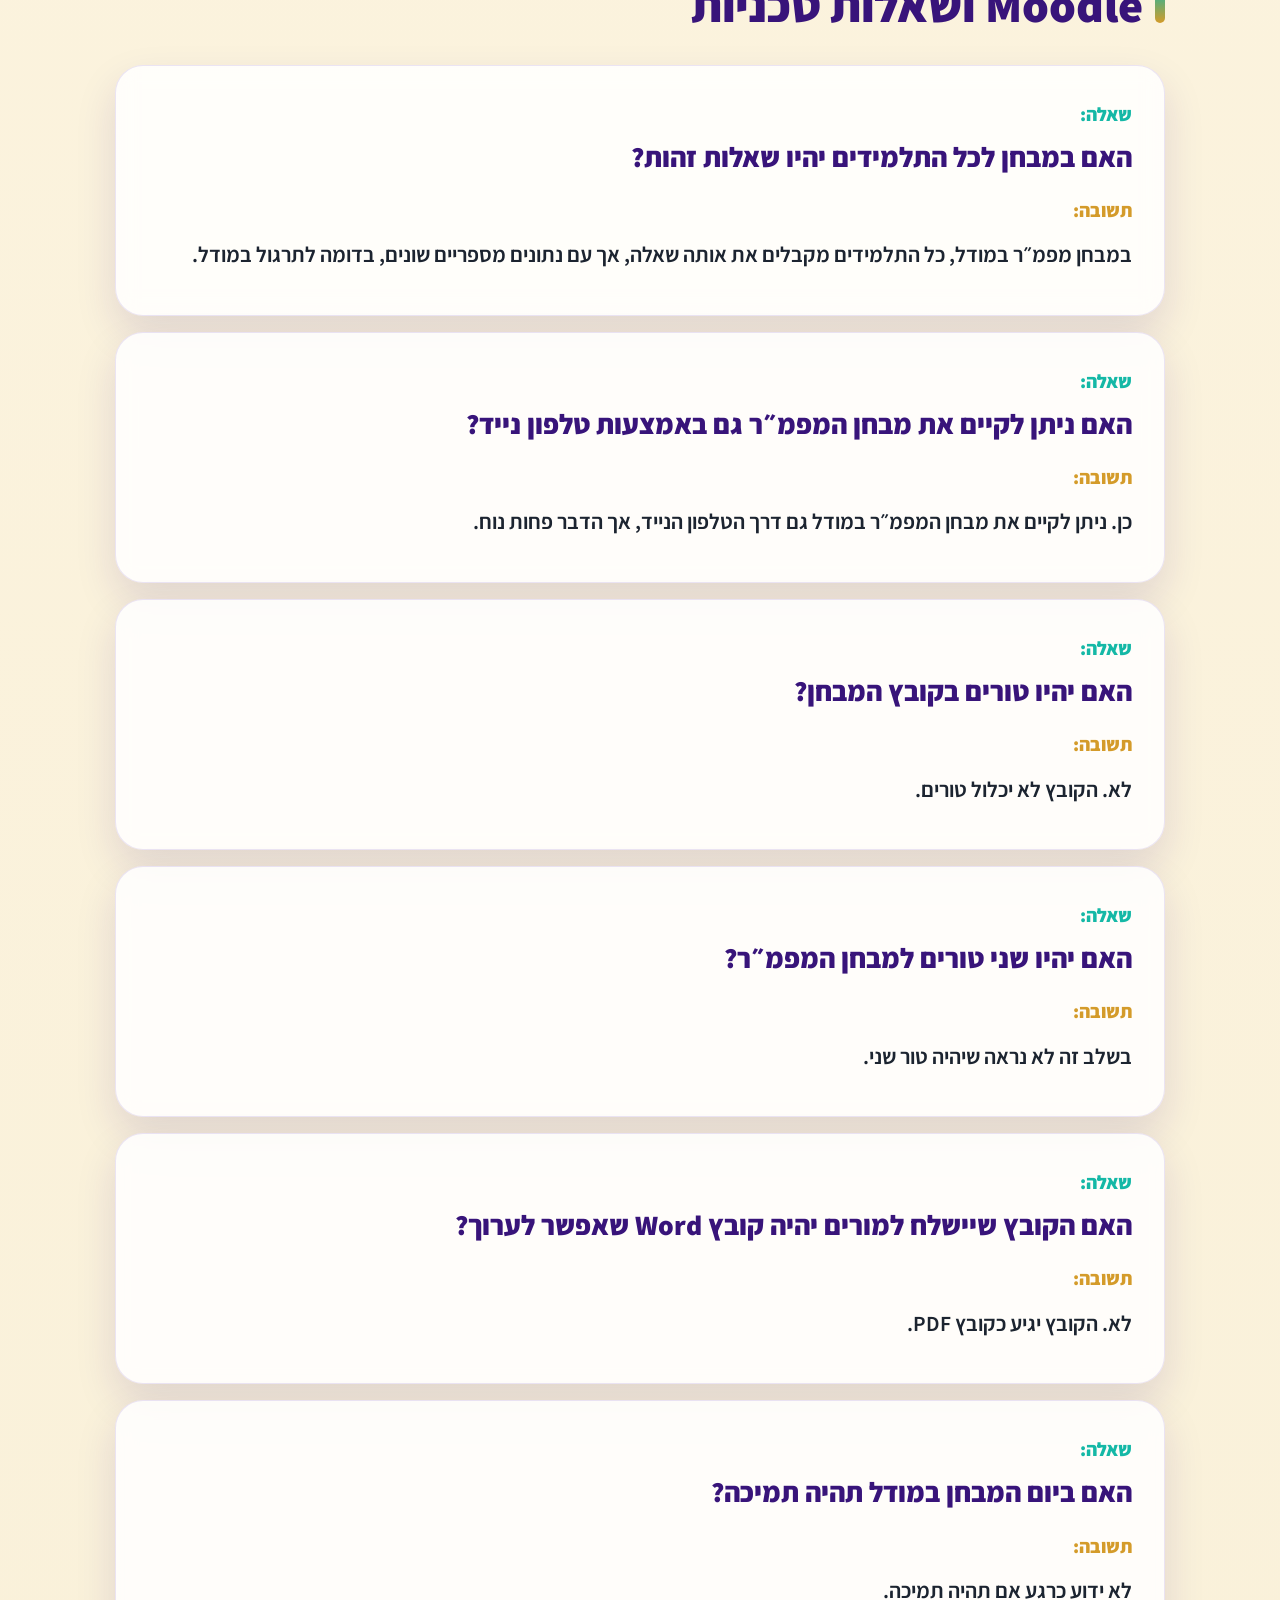
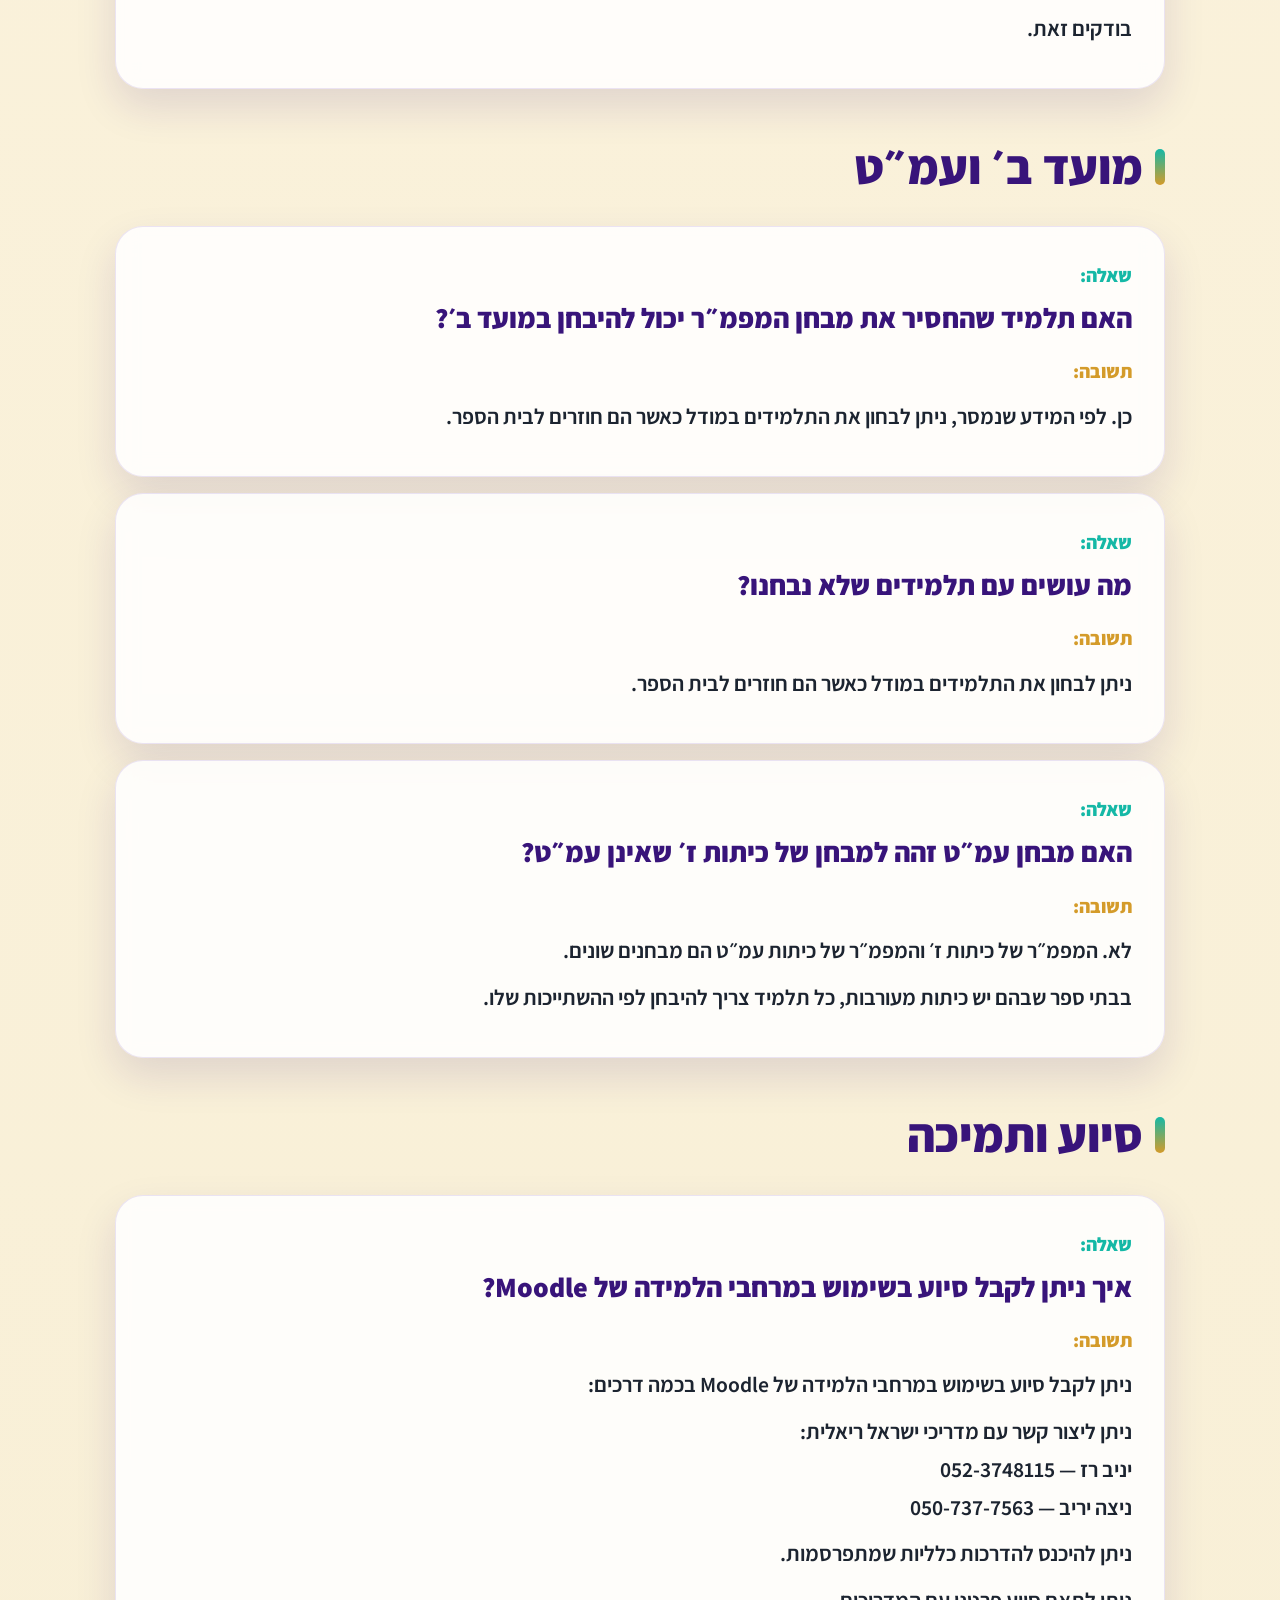
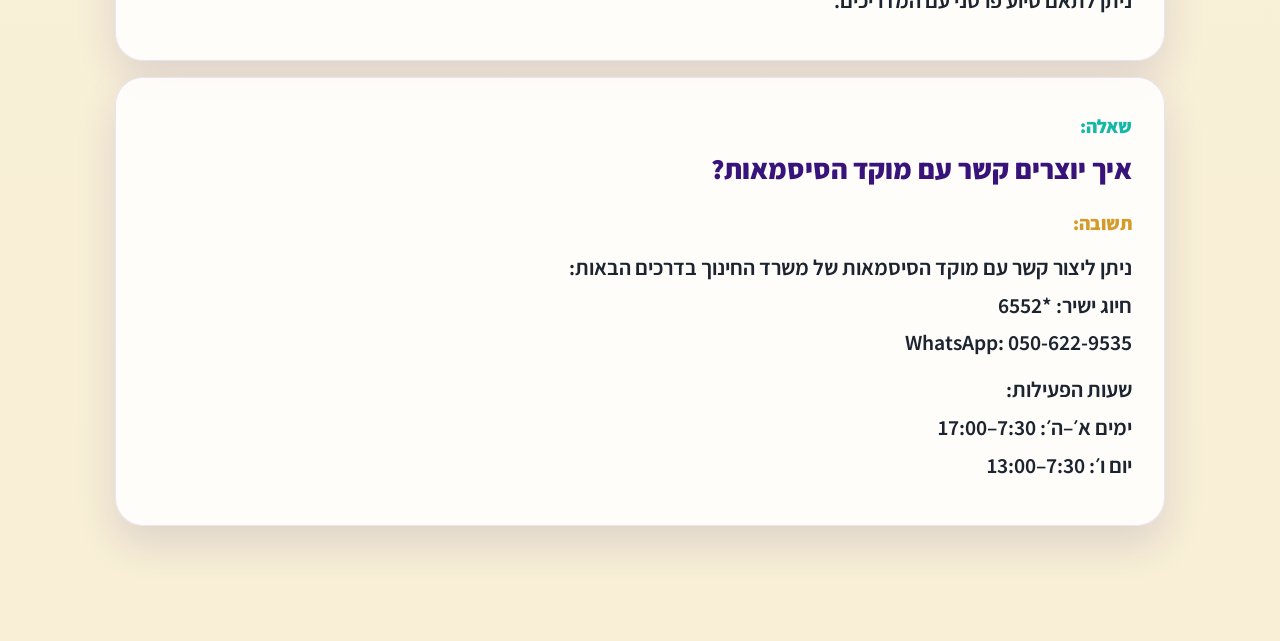
<file: mifmar-z-qa/index.html>
<!doctype html>
<html lang="he" dir="rtl">
<head>
  <meta charset="utf-8">
  <meta name="viewport" content="width=device-width,initial-scale=1">
  <title>שאלות ותשובות לקראת מבחן מפמ״ר בשכבת ז׳</title>
  <link rel="preconnect" href="https://fonts.googleapis.com">
  <link rel="preconnect" href="https://fonts.gstatic.com" crossorigin>
  <link href="https://fonts.googleapis.com/css2?family=Assistant:wght@400;600;700;800;900&family=Heebo:wght@400;600;700;800;900&display=swap" rel="stylesheet">
  <link rel="stylesheet" href="styles.css">
</head>
<body>
  <a id="top"></a>
  <header class="hero">
    <div class="hero__inner">
      <p class="eyebrow">מידע מרוכז לפי המידע שנמסר</p>
      <h1>שאלות ותשובות לקראת מבחן מפמ״ר בשכבת ז׳</h1>
      <p class="intro">הדף מרכז שאלות ותשובות בנושא מבחן מפמ״ר בשכבת ז׳, לפי המידע שנמסר.</p>
    </div>
  </header>
  <nav class="topic-nav" id="topicNav" aria-label="ניווט לפי נושאים"></nav>
  <main class="page-wrap" id="content"></main>
  <a class="back-to-top" href="#top" aria-label="חזרה לראש הדף">↑</a>
  <script src="app.js"></script>
</body>
</html>
</file>
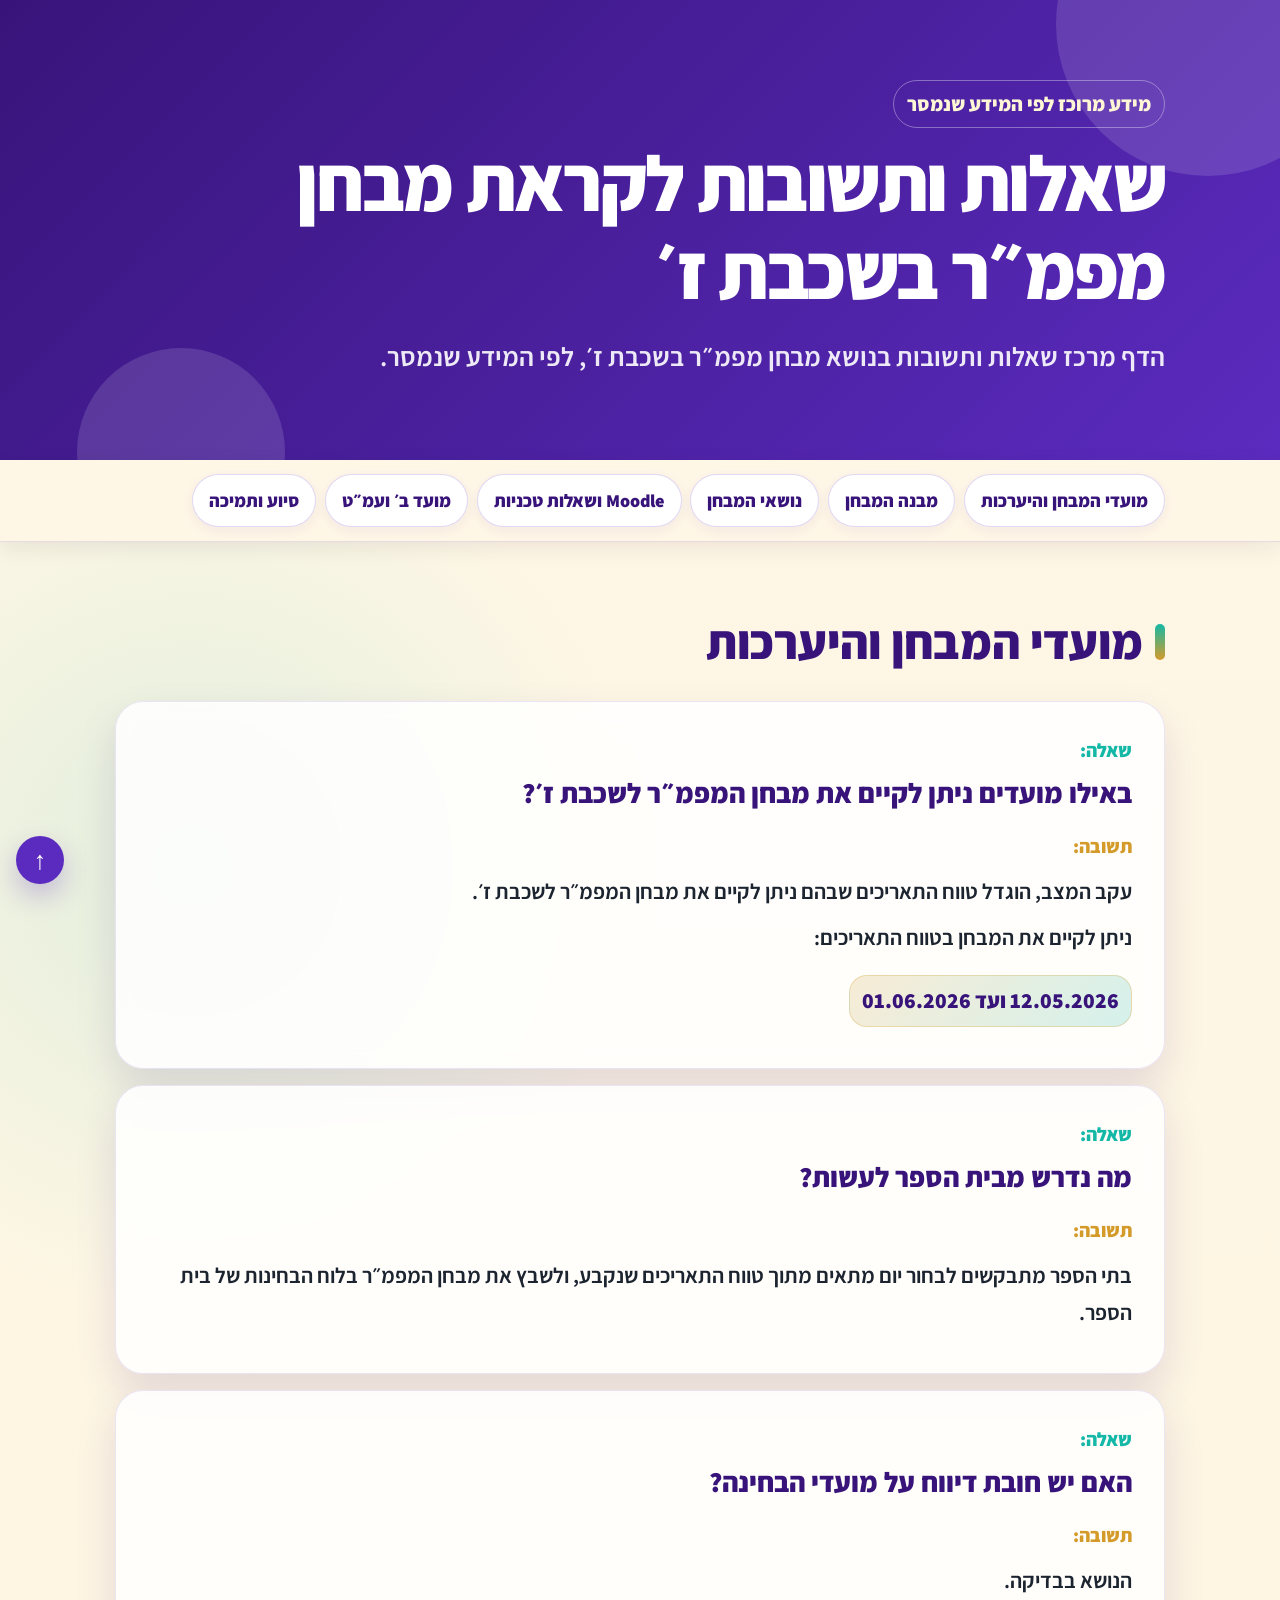
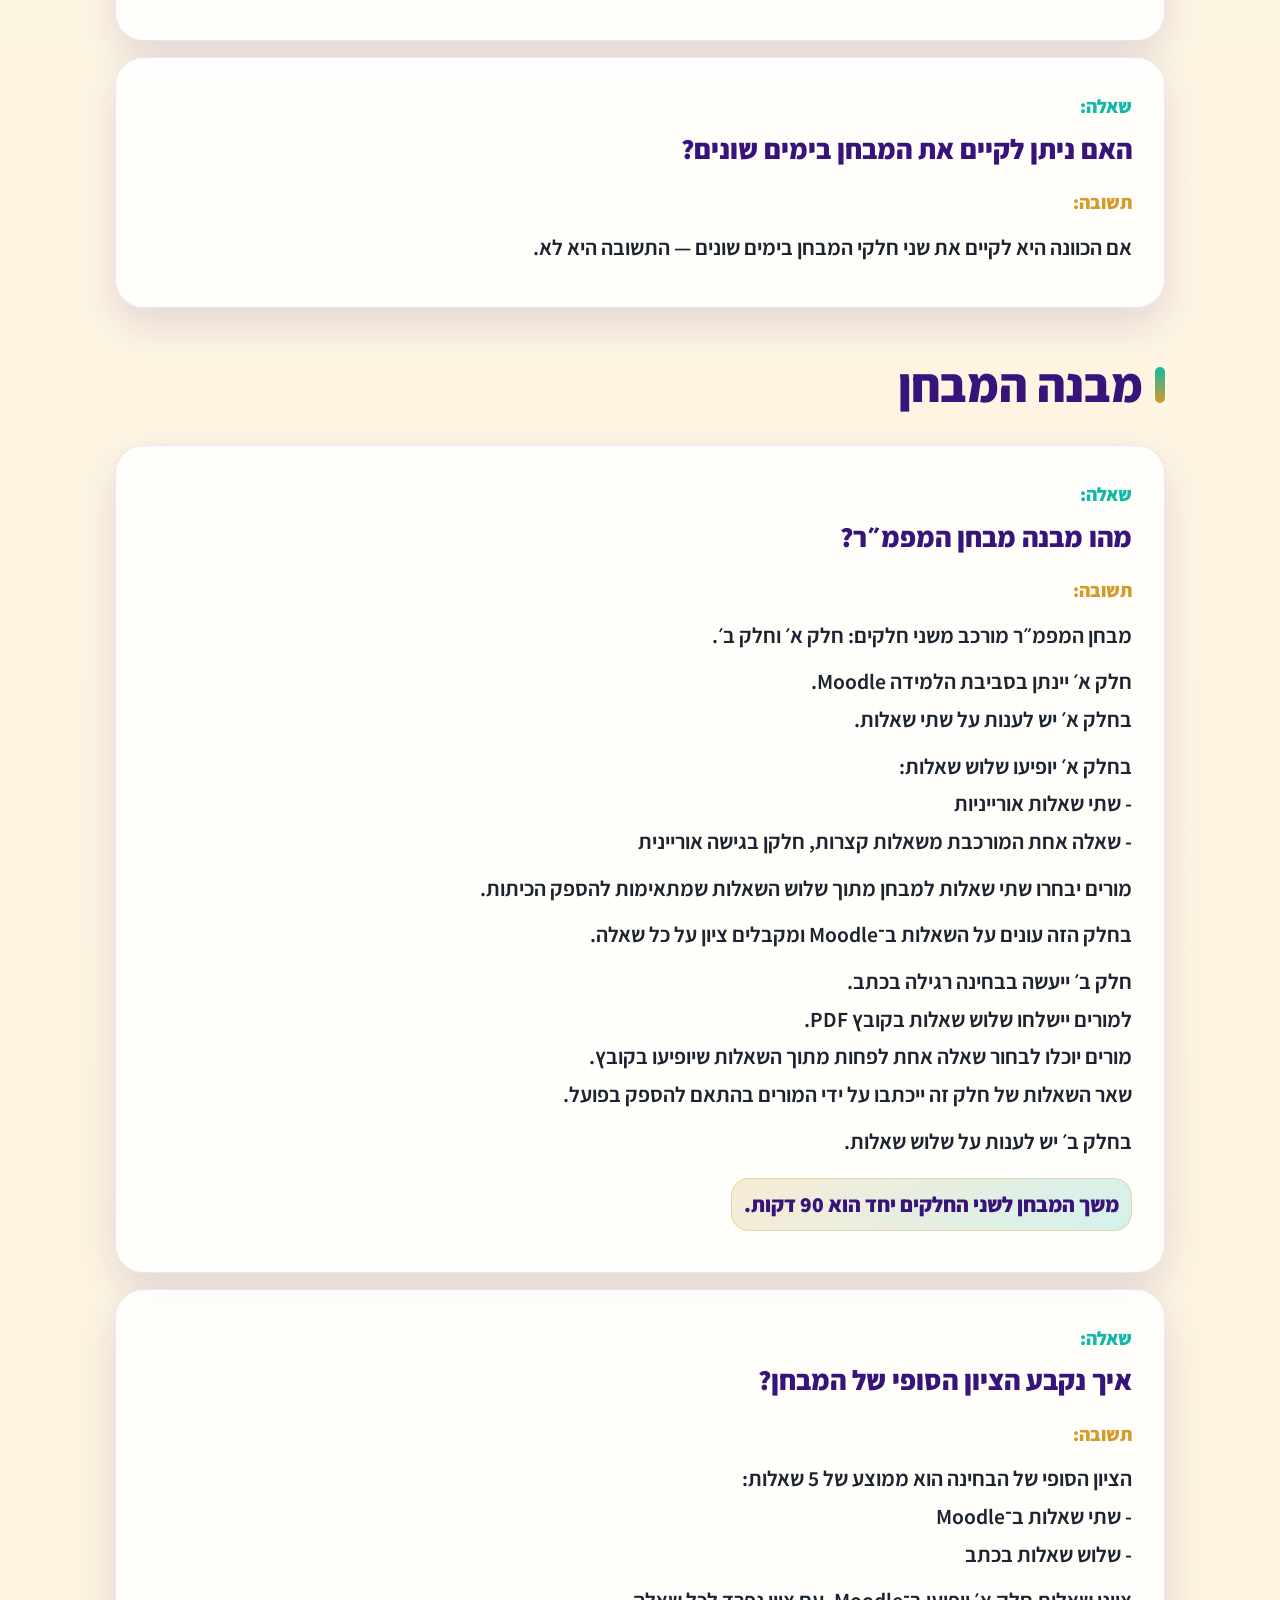
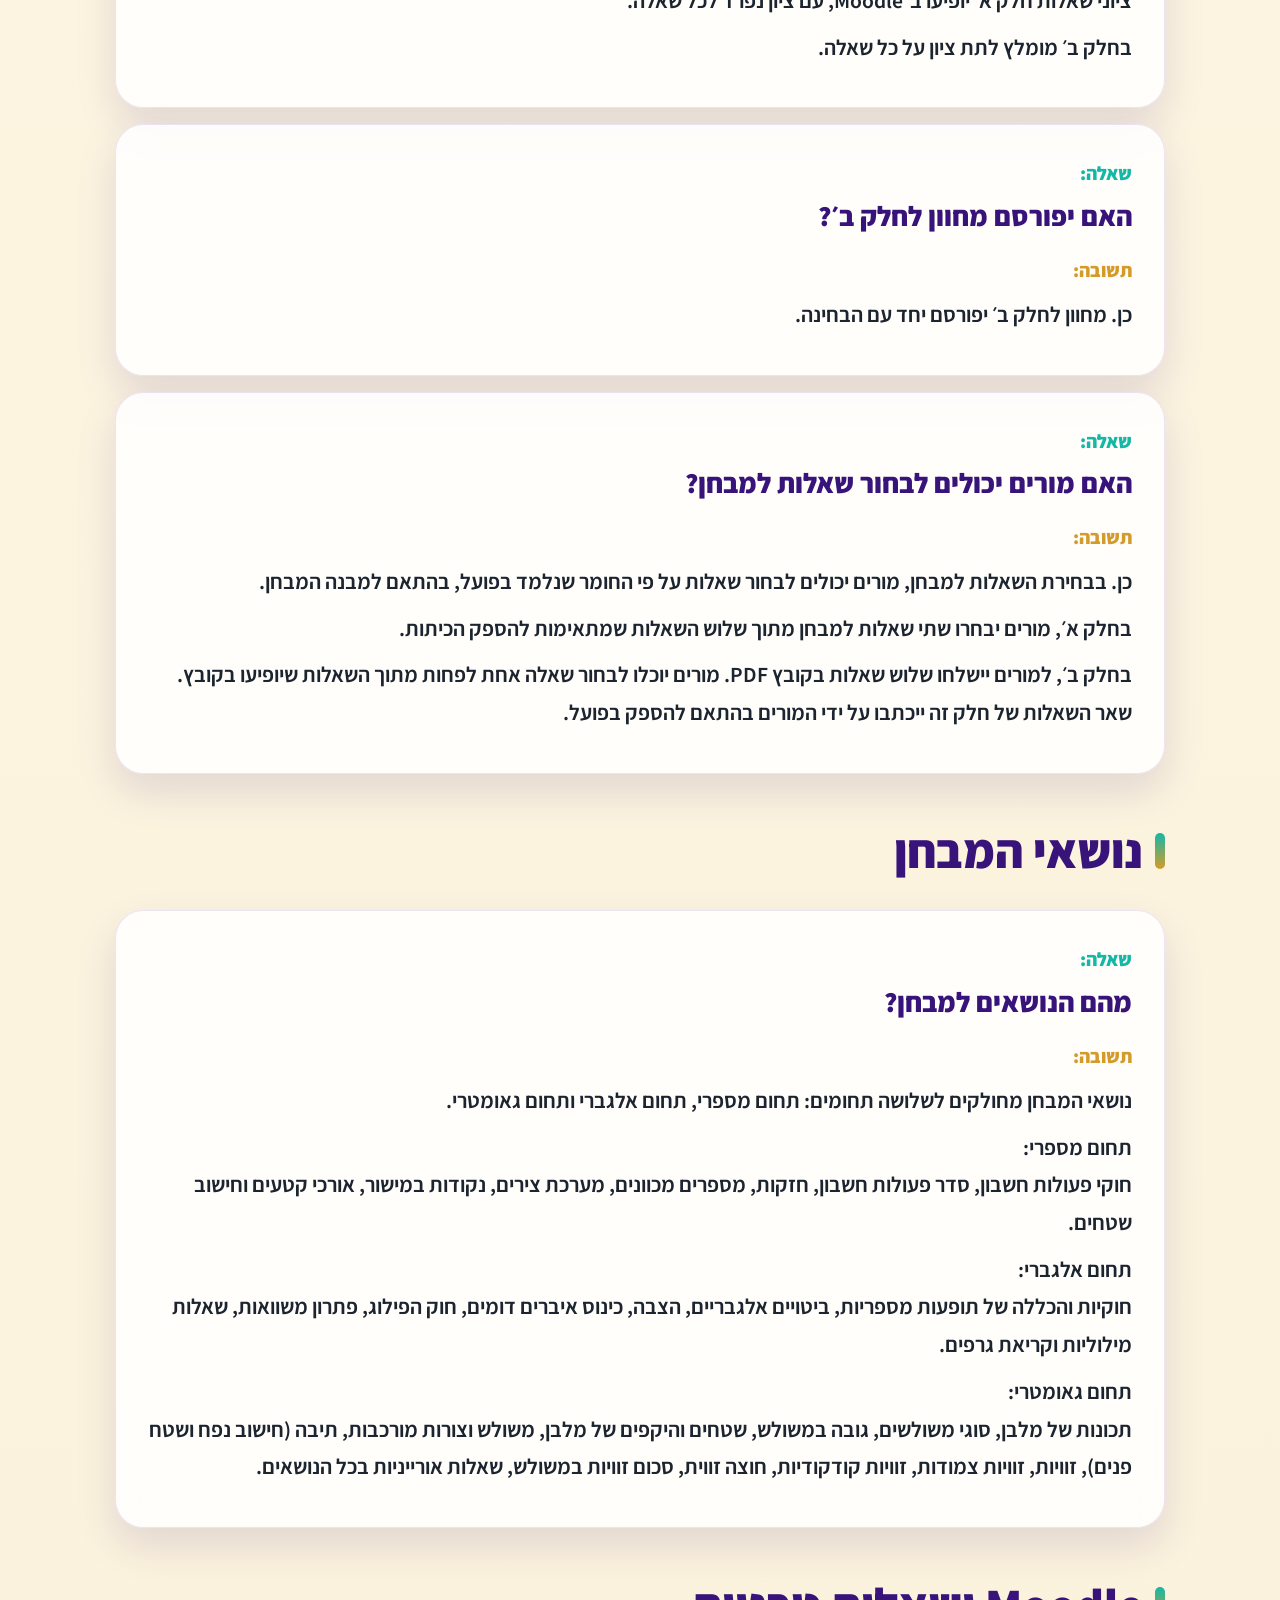
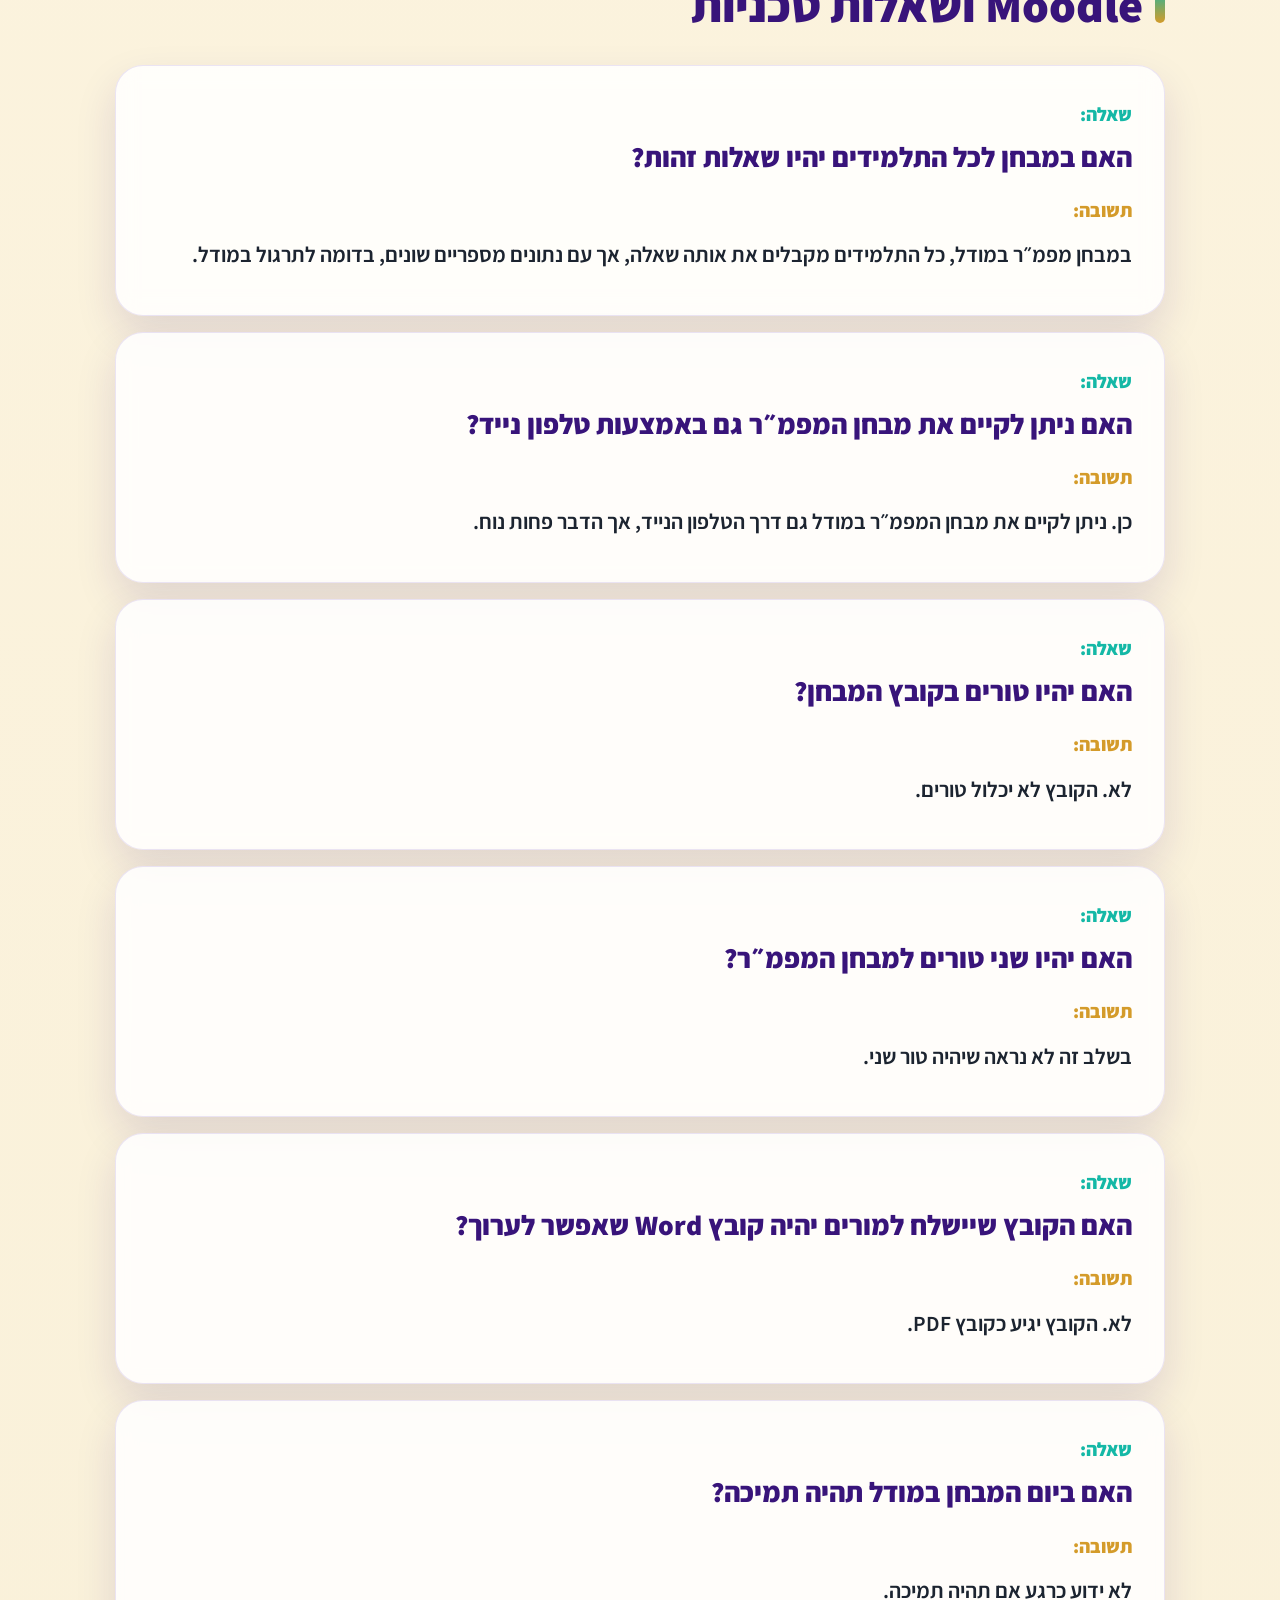
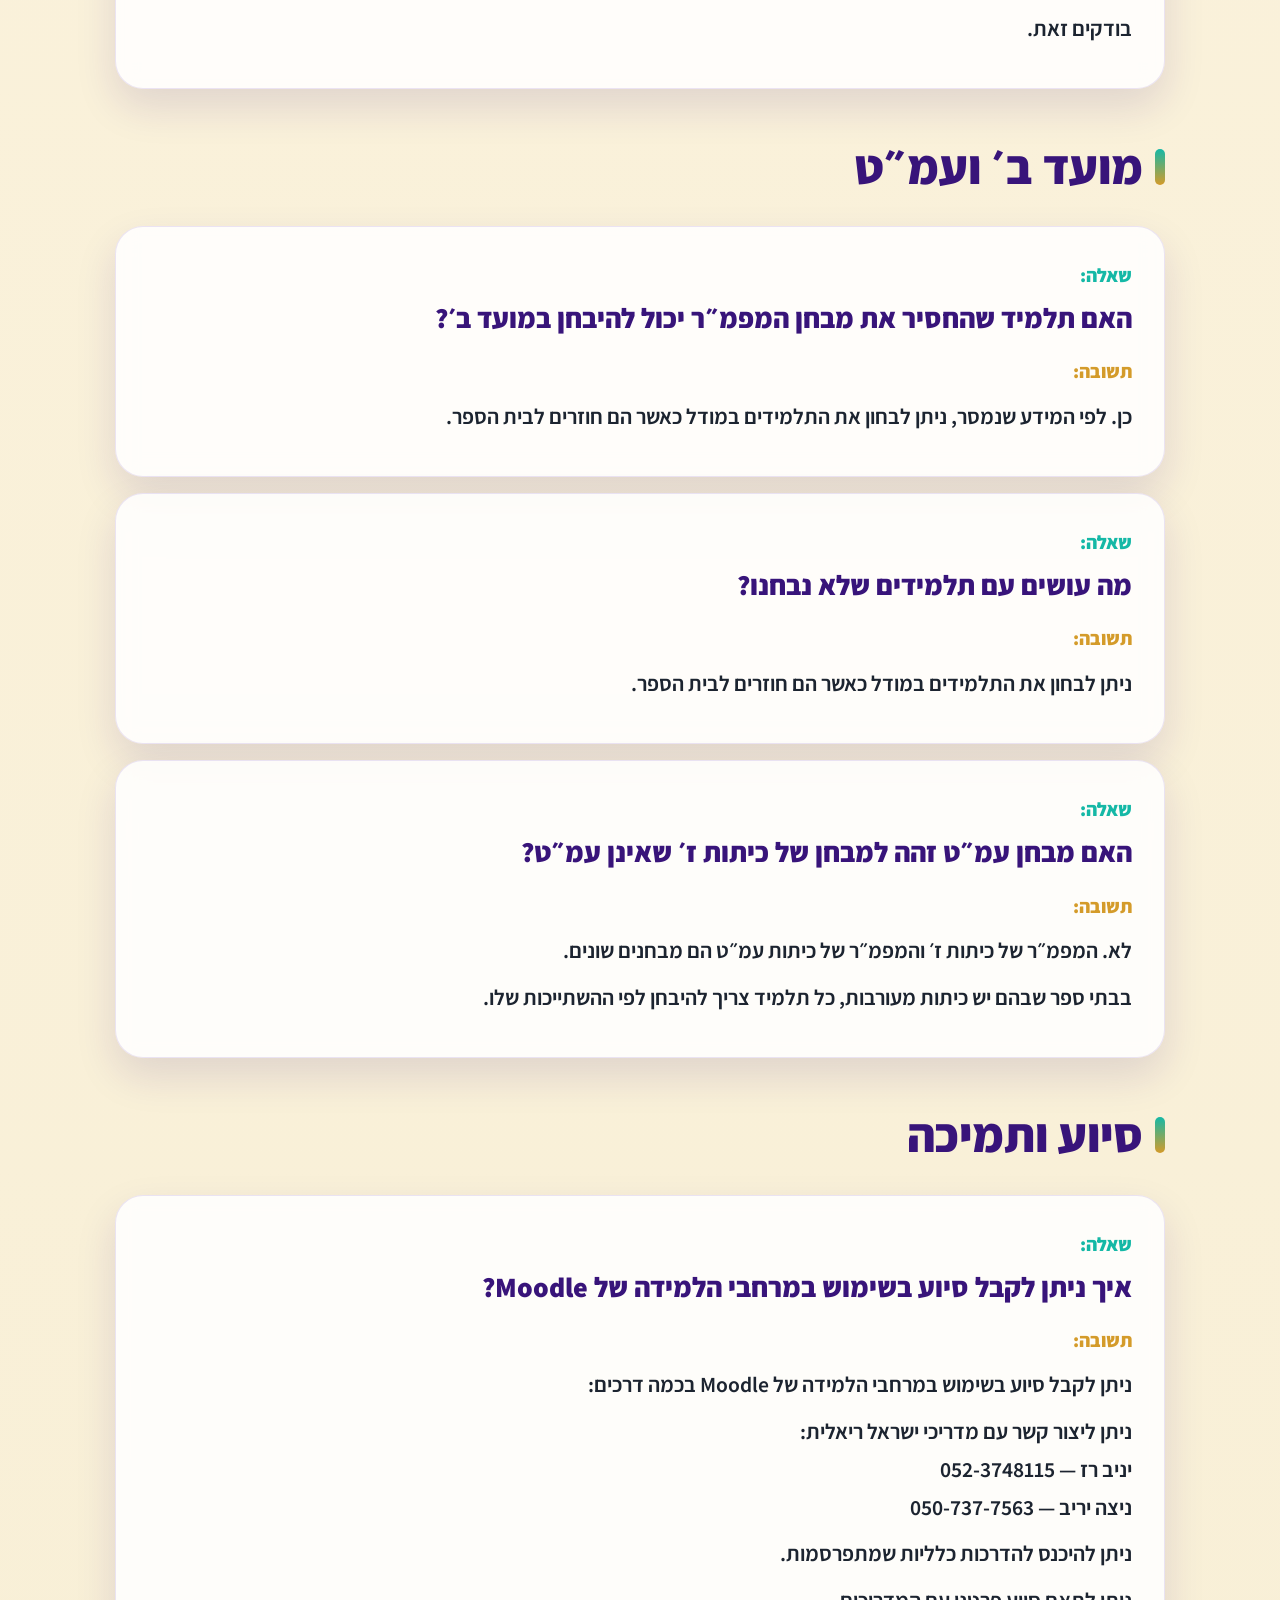
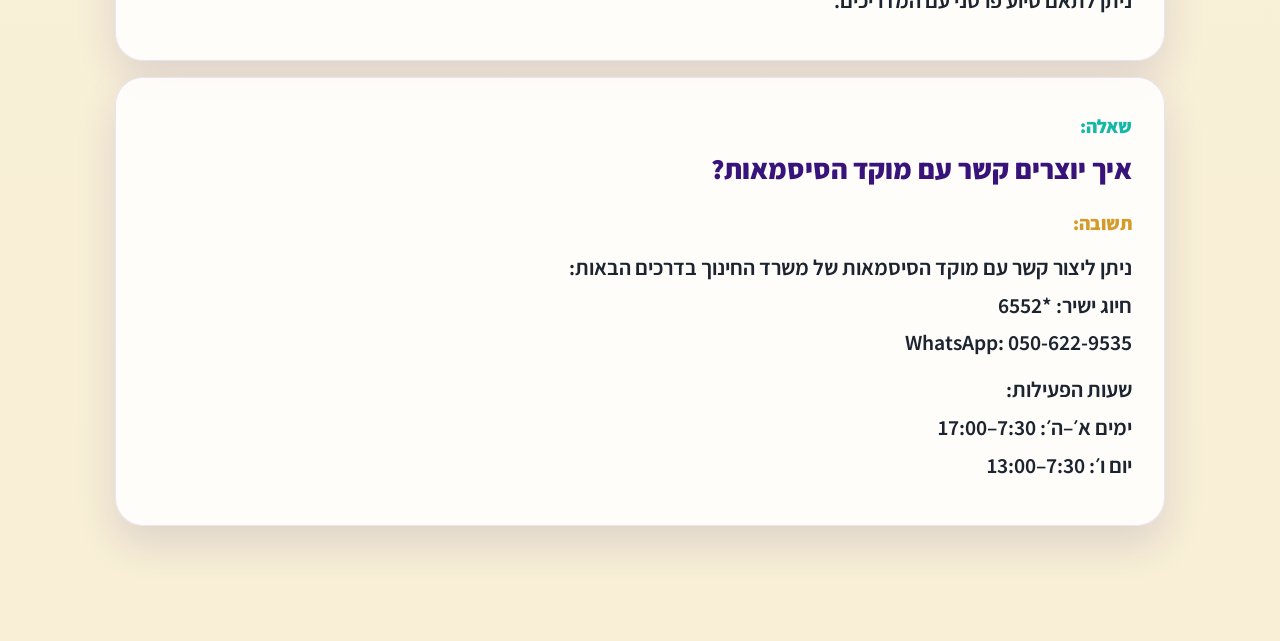
<file: mifmar-z-qa.html>
<!doctype html>
<html lang="he" dir="rtl">
<head>
  <meta charset="utf-8">
  <meta name="viewport" content="width=device-width,initial-scale=1">
  <meta name="theme-color" content="#5b2bbf">
  <title>שאלות ותשובות לקראת מבחן מפמ״ר בשכבת ז׳</title>
  <link rel="preconnect" href="https://fonts.googleapis.com">
  <link rel="preconnect" href="https://fonts.gstatic.com" crossorigin>
  <link href="https://fonts.googleapis.com/css2?family=Assistant:wght@400;600;700;800;900&family=Heebo:wght@400;600;700;800;900&display=swap" rel="stylesheet">
  <link rel="stylesheet" href="./mifmar-z-qa/styles.css?v=20260429-1">
</head>
<body>
  <a id="top"></a>
  <header class="hero">
    <div class="hero__inner">
      <p class="eyebrow">מידע מרוכז לפי המידע שנמסר</p>
      <h1>שאלות ותשובות לקראת מבחן מפמ״ר בשכבת ז׳</h1>
      <p class="intro">הדף מרכז שאלות ותשובות בנושא מבחן מפמ״ר בשכבת ז׳, לפי המידע שנמסר.</p>
    </div>
  </header>
  <nav class="topic-nav" id="topicNav" aria-label="ניווט לפי נושאים"></nav>
  <main class="page-wrap" id="content"></main>
  <a class="back-to-top" href="#top" aria-label="חזרה לראש הדף">↑</a>
  <script src="./mifmar-z-qa/app.js?v=20260429-1"></script>
</body>
</html>
</file>
<file: mifmar-z-qa/styles.css>
/* עיצוב דף שאלות ותשובות לקראת מבחן מפמ״ר שכבת ז׳ */
:root {
  --cream: #fff7e6;
  --cream-2: #f8efd6;
  --purple: #5b2bbf;
  --purple-dark: #38147a;
  --ink: #1c2430;
  --muted: #566070;
  --turquoise: #15b8a6;
  --gold: #d49b2a;
  --blue: #1f4ea3;
  --card: rgba(255,255,255,.86);
  --shadow: 0 18px 40px rgba(55, 20, 122, .13);
}
* { box-sizing: border-box; }
html { scroll-behavior: smooth; direction: rtl; }
body {
  margin: 0;
  min-height: 100vh;
  direction: rtl;
  text-align: right;
  unicode-bidi: plaintext;
  font-family: "Assistant", "Heebo", "Noto Sans Hebrew", Arial, sans-serif;
  color: var(--ink);
  background:
    radial-gradient(circle at top right, rgba(91,43,191,.18), transparent 34rem),
    radial-gradient(circle at 15% 10%, rgba(21,184,166,.12), transparent 28rem),
    linear-gradient(180deg, var(--cream), var(--cream-2));
  line-height: 1.75;
}
a { color: inherit; }
.hero {
  background: linear-gradient(135deg, var(--purple-dark), var(--purple));
  color: #fff;
  padding: clamp(2.2rem, 7vw, 5rem) 1.2rem;
  position: relative;
  overflow: hidden;
}
.hero::before, .hero::after {
  content: "";
  position: absolute;
  border-radius: 999px;
  background: rgba(255,255,255,.13);
}
.hero::before { width: 19rem; height: 19rem; right: -5rem; top: -8rem; }
.hero::after { width: 13rem; height: 13rem; left: 6%; bottom: -6rem; }
.hero__inner { max-width: 1050px; margin: 0 auto; position: relative; z-index: 1; }
.eyebrow {
  display: inline-block;
  margin: 0 0 .7rem;
  padding: .35rem .8rem;
  border: 1px solid rgba(255,255,255,.35);
  border-radius: 999px;
  color: #fff6d5;
  font-weight: 800;
  font-size: clamp(1rem, 2.5vw, 1.25rem);
}
h1 {
  margin: 0;
  font-size: clamp(2.15rem, 7vw, 4.9rem);
  line-height: 1.12;
  font-weight: 900;
  letter-spacing: -.03em;
}
.intro {
  max-width: 820px;
  margin: 1.2rem 0 0;
  font-size: clamp(1.2rem, 3vw, 1.65rem);
  color: rgba(255,255,255,.9);
  font-weight: 650;
}
.topic-nav {
  position: sticky;
  top: 0;
  z-index: 50;
  display: flex;
  gap: .55rem;
  overflow-x: auto;
  padding: .85rem max(1rem, calc((100vw - 1050px) / 2));
  background: rgba(255,247,230,.94);
  border-bottom: 1px solid rgba(91,43,191,.14);
  box-shadow: 0 6px 20px rgba(30, 23, 52, .08);
  -webkit-overflow-scrolling: touch;
}
.topic-nav a {
  flex: 0 0 auto;
  text-decoration: none;
  background: #fff;
  color: var(--purple-dark);
  border: 1px solid rgba(91,43,191,.18);
  border-radius: 999px;
  padding: .62rem 1rem;
  font-weight: 900;
  font-size: clamp(.98rem, 2.8vw, 1.13rem);
  box-shadow: 0 4px 14px rgba(91,43,191,.07);
}
.page-wrap { width: min(1050px, calc(100% - 2rem)); margin: 0 auto; padding: 2rem 0 5rem; }
.topic-section { scroll-margin-top: 5.6rem; margin: 0 0 2.2rem; }
h2 {
  margin: 1.6rem 0 1.1rem;
  color: var(--purple-dark);
  font-size: clamp(1.8rem, 5vw, 3rem);
  font-weight: 900;
  display: flex;
  align-items: center;
  gap: .7rem;
}
h2::before {
  content: "";
  width: .65rem;
  height: 2.25rem;
  border-radius: 999px;
  background: linear-gradient(180deg, var(--turquoise), var(--gold));
}
.qa-card {
  background: var(--card);
  border: 1px solid rgba(91,43,191,.12);
  border-radius: 28px;
  padding: clamp(1.15rem, 4vw, 2rem);
  margin: 1rem 0;
  box-shadow: var(--shadow);
  backdrop-filter: blur(10px);
}
.qa-card h3, .qa-card h4 {
  margin: 0;
  font-size: clamp(1rem, 3vw, 1.2rem);
  color: var(--turquoise);
  font-weight: 900;
}
.qa-card h4 { color: var(--gold); margin-top: 1rem; }
.question {
  margin: .2rem 0 .75rem;
  font-size: clamp(1.25rem, 4vw, 1.75rem);
  line-height: 1.55;
  color: var(--purple-dark);
  font-weight: 900;
}
.answer {
  font-size: clamp(1.1rem, 3.6vw, 1.35rem);
  color: var(--ink);
  font-weight: 650;
}
.answer p { margin: .55rem 0; }
ul { margin: .45rem 1.1rem .75rem 0; padding: 0 1.1rem 0 0; }
li { margin: .25rem 0; }
.highlight {
  display: inline-block;
  background: linear-gradient(135deg, rgba(212,155,42,.18), rgba(21,184,166,.18));
  color: var(--purple-dark);
  font-weight: 900;
  border: 1px solid rgba(212,155,42,.28);
  border-radius: 18px;
  padding: .4rem .75rem;
}
.featured-card { border-color: rgba(91,43,191,.28); }
.topic-grid {
  display: grid;
  grid-template-columns: repeat(3, minmax(0, 1fr));
  gap: 1rem;
  margin-top: 1rem;
}
.topic-box {
  background: linear-gradient(180deg, #fff, rgba(255,255,255,.72));
  border-radius: 22px;
  border: 1px solid rgba(31,78,163,.14);
  padding: 1rem;
  box-shadow: 0 10px 24px rgba(31,78,163,.08);
}
.topic-box h5 {
  margin: 0 0 .55rem;
  color: var(--blue);
  font-size: clamp(1.18rem, 3vw, 1.45rem);
  font-weight: 900;
}
.contact-list {
  display: grid;
  gap: .7rem;
  margin: .8rem 0 1rem;
}
.contact-list div {
  display: flex;
  justify-content: space-between;
  align-items: center;
  gap: 1rem;
  background: rgba(91,43,191,.07);
  border: 1px solid rgba(91,43,191,.13);
  border-radius: 18px;
  padding: .65rem .85rem;
}
.contact-list strong { color: var(--purple-dark); font-weight: 900; }
.contact-list span { direction: ltr; unicode-bidi: embed; font-weight: 900; color: var(--blue); }
.back-to-top {
  position: fixed;
  left: 1rem;
  bottom: 1rem;
  width: 3rem;
  height: 3rem;
  border-radius: 999px;
  background: var(--purple);
  color: #fff;
  display: grid;
  place-items: center;
  text-decoration: none;
  font-size: 1.6rem;
  font-weight: 900;
  box-shadow: 0 12px 28px rgba(91,43,191,.28);
}
@media (max-width: 760px) {
  .page-wrap { width: min(100% - 1rem, 1050px); padding-top: 1rem; }
  .hero { padding: 2.4rem .9rem; }
  .topic-grid { grid-template-columns: 1fr; }
  .qa-card { border-radius: 22px; }
  .contact-list div { display: block; }
  .contact-list span { display: block; margin-top: .15rem; }
}
</file>
